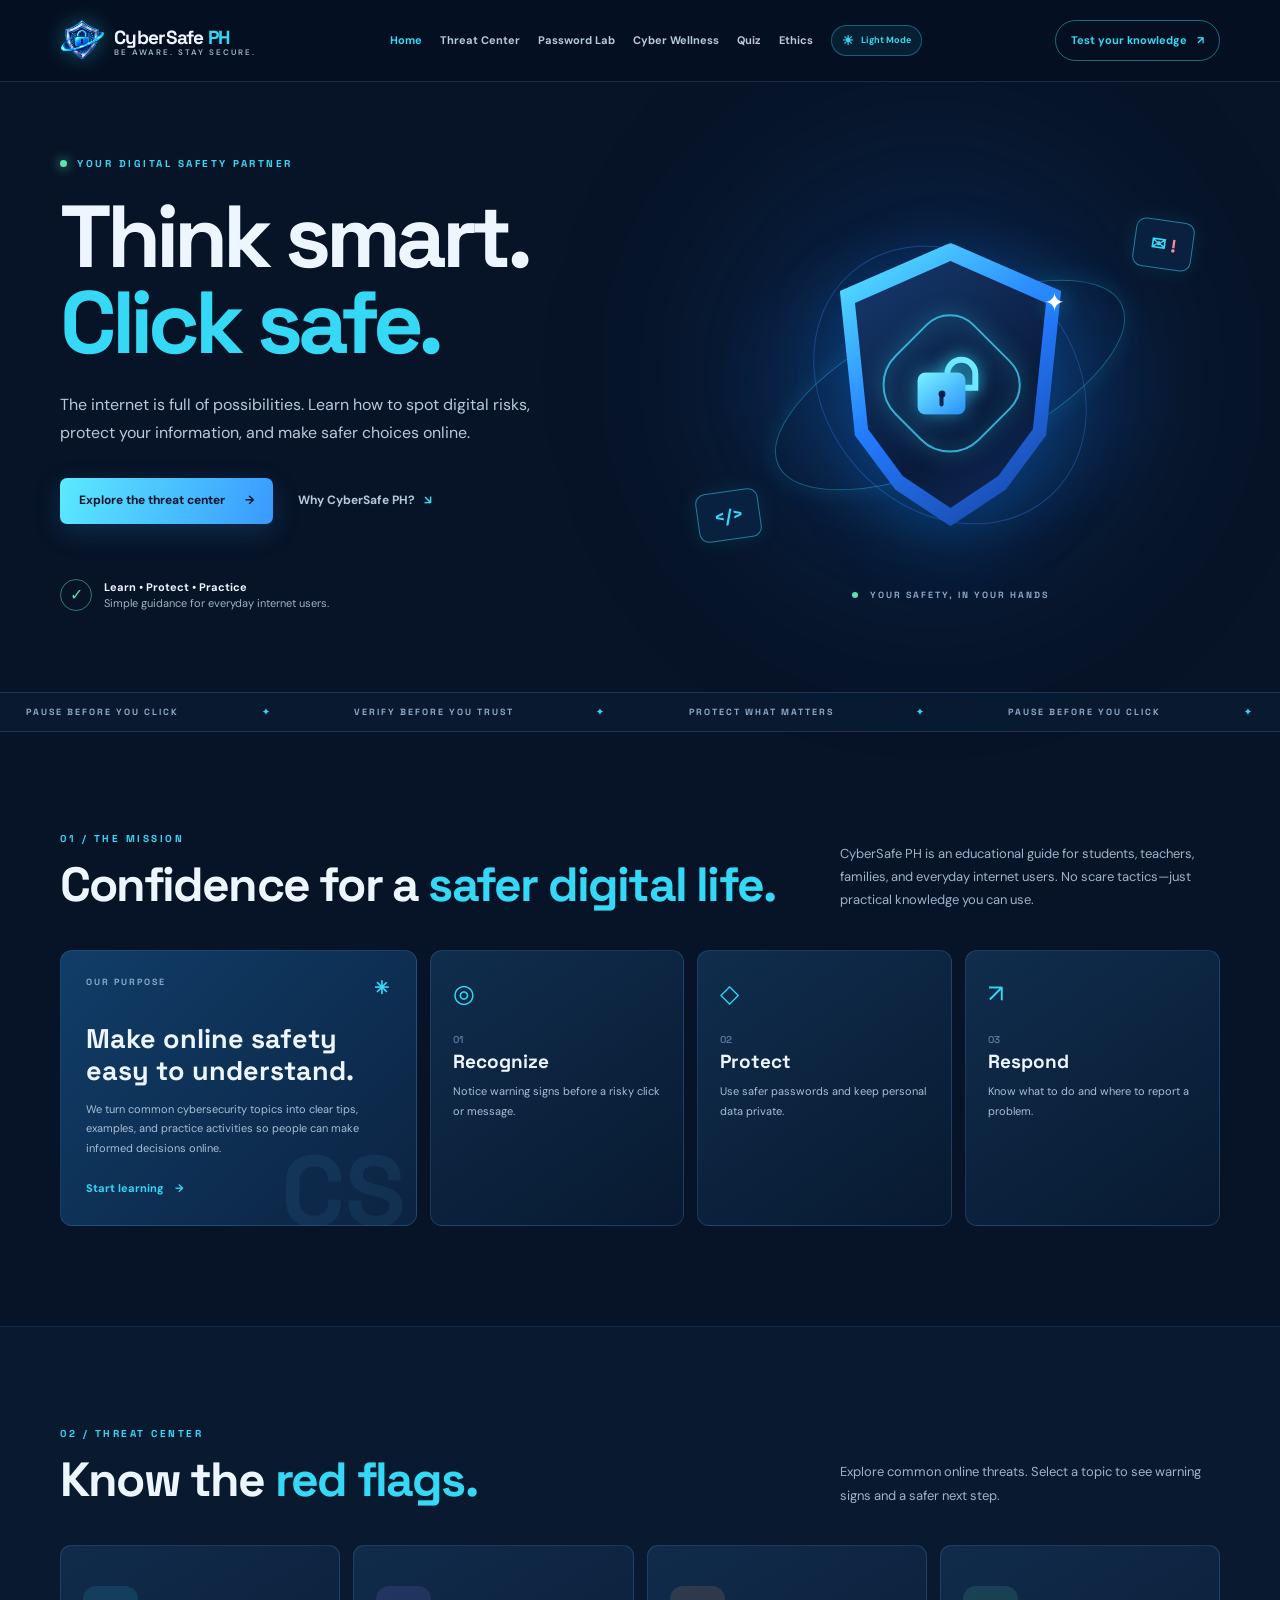
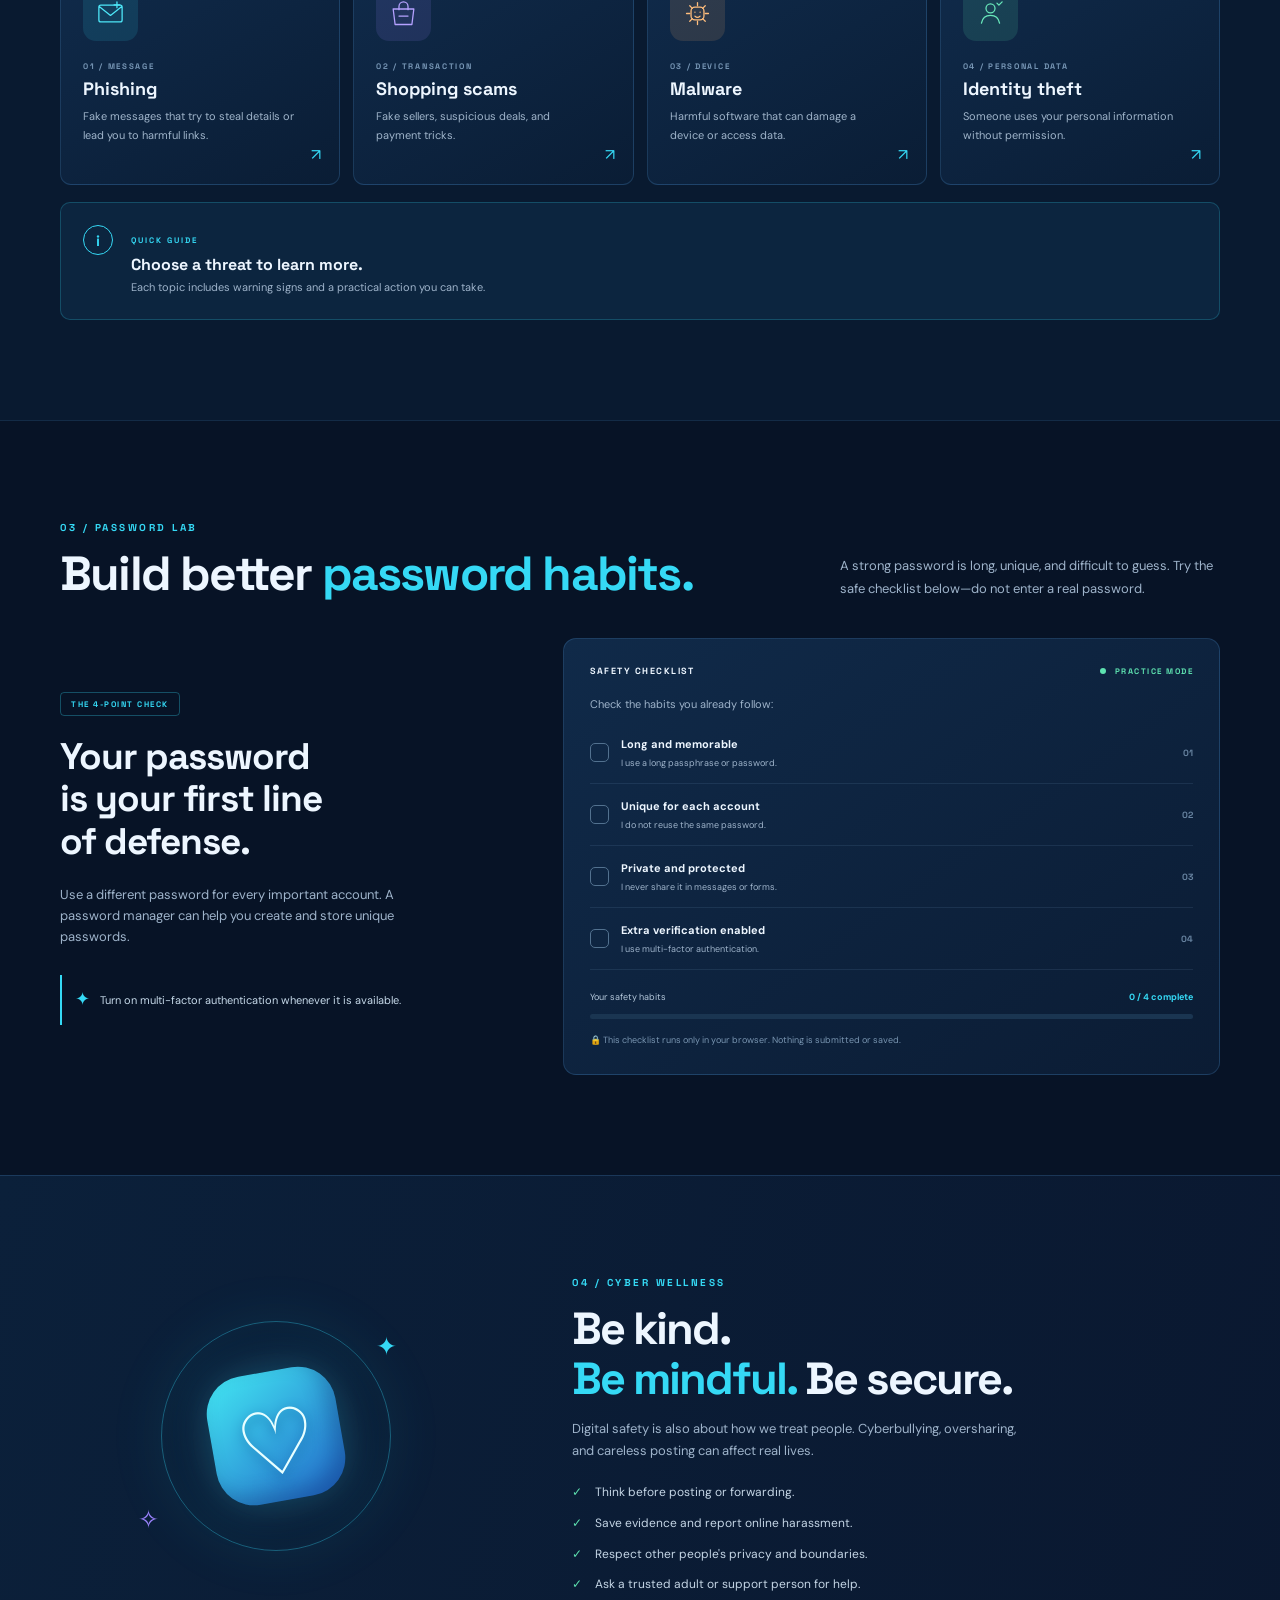
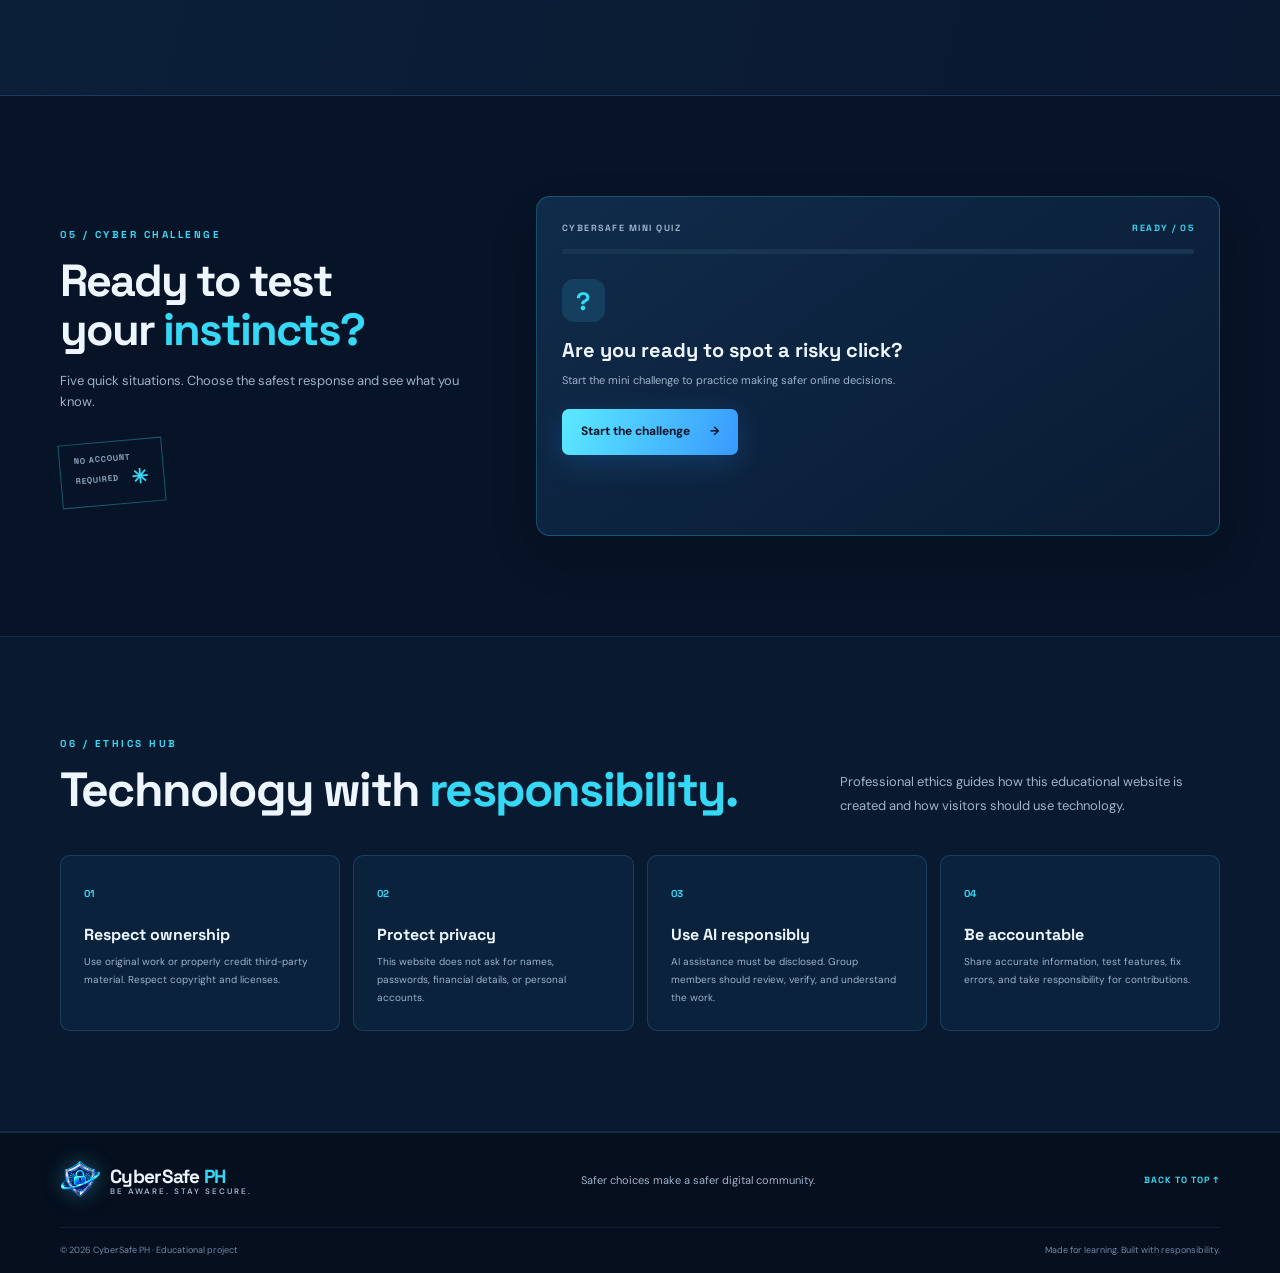
<file: index.html>
<!DOCTYPE html>
<html lang="en">

<head>
    <meta charset="UTF-8">
    <meta name="viewport" content="width=device-width, initial-scale=1.0">
    <meta name="description" content="CyberSafe PH - Online safety awareness website">
    <meta name="theme-color" content="#071326">

    <title>CyberSafe PH — Be Aware. Stay Secure.</title>

    <link rel="icon" type="image/png" href="/cybersafe-ph/assets/logo2.png?v=3">
    <link rel="shortcut icon" type="image/png" href="/cybersafe-ph/assets/logo2.png?v=3">

    <link rel="preconnect" href="https://fonts.googleapis.com">
    <link rel="preconnect" href="https://fonts.gstatic.com" crossorigin>

    <link
        href="https://fonts.googleapis.com/css2?family=DM+Sans:wght@400;500;600;700&family=Space+Grotesk:wght@500;600;700&display=swap"
        rel="stylesheet">

    <link rel="stylesheet" href="style.css">
    <script src="script.js" defer></script>
</head>

<body>

    <a class="skip-link" href="#main">Skip to content</a>

    <header class="site-header">
        <nav class="nav wrap" aria-label="Main navigation">

            <a class="brand" href="#home">
                <img src="logo2.png" alt="" width="44" height="44">
                <span>CyberSafe <b>PH</b>
                    <small>BE AWARE. STAY SECURE.</small>
                </span>
            </a>

            <button class="menu-toggle" id="menuToggle" aria-label="Open menu" aria-expanded="false"
                aria-controls="navLinks">
                <span></span><span></span><span></span>
            </button>

            <div class="nav-links" id="navLinks">
                <a href="#home" class="nav-link active">Home</a>
                <a href="#threats" class="nav-link">Threat Center</a>
                <a href="#password-lab" class="nav-link">Password Lab</a>
                <a href="#wellness" class="nav-link">Cyber Wellness</a>
                <a href="#challenge" class="nav-link">Quiz</a>
                <a href="#ethics" class="nav-link">Ethics</a>

                <!-- DARK / LIGHT MODE -->
                <button class="theme-toggle" id="themeToggle" type="button" aria-label="Switch to light mode"
                    title="Switch theme">
                    <span class="theme-icon" id="themeIcon">☀</span>
                    <span class="theme-text" id="themeText">Light Mode</span>
                </button>
            </div>

            <a class="nav-cta" href="#challenge">
                Test your knowledge <span>↗</span>
            </a>

        </nav>
    </header>

    <main id="main">

        <!-- HOME -->
        <section class="hero wrap" id="home">

            <div class="hero-copy">
                <div class="eyebrow">
                    <span class="pulse"></span>
                    YOUR DIGITAL SAFETY PARTNER
                </div>

                <h1>Think smart.<br><span>Click safe.</span></h1>

                <p class="hero-lead">
                    The internet is full of possibilities. Learn how to spot
                    digital risks, protect your information, and make safer
                    choices online.
                </p>

                <div class="hero-actions">
                    <a class="button button-primary" href="#threats">
                        Explore the threat center <span>→</span>
                    </a>

                    <a class="text-link" href="#about">
                        Why CyberSafe PH? <span>↘</span>
                    </a>
                </div>

                <div class="hero-proof">
                    <div class="proof-icon">✓</div>
                    <p>
                        <strong>Learn • Protect • Practice</strong><br>
                        <span>Simple guidance for everyday internet users.</span>
                    </p>
                </div>
            </div>

            <div class="hero-art" role="img" aria-label="Digital shield protecting a padlock">
                <div class="orbit orbit-one"></div>
                <div class="orbit orbit-two"></div>

                <div class="float-chip chip-mail">✉ <i>!</i></div>
                <div class="float-chip chip-code">&lt;/&gt;</div>

                <div class="shield-stage">
                    <div class="shield-back"></div>
                    <div class="shield-front">
                        <div class="shield-inner">
                            <span class="lock-shackle"></span>
                            <span class="lock-body"><i></i></span>
                        </div>
                    </div>
                    <div class="shield-spark">✦</div>
                </div>

                <div class="art-caption">
                    <span class="caption-dot"></span>
                    YOUR SAFETY, IN YOUR HANDS
                </div>
            </div>

        </section>

        <!-- REMINDER -->
        <section class="ticker">
            <div class="ticker-track">
                <span>PAUSE BEFORE YOU CLICK</span>
                <b>✦</b>
                <span>VERIFY BEFORE YOU TRUST</span>
                <b>✦</b>
                <span>PROTECT WHAT MATTERS</span>
                <b>✦</b>
                <span>PAUSE BEFORE YOU CLICK</span>
                <b>✦</b>
            </div>
        </section>

        <!-- ABOUT -->
        <section class="section wrap" id="about">

            <div class="section-heading">
                <div>
                    <div class="eyebrow">01 / THE MISSION</div>
                    <h2>Confidence for a <span>safer digital life.</span></h2>
                </div>

                <p>
                    CyberSafe PH is an educational guide for students,
                    teachers, families, and everyday internet users.
                    No scare tactics—just practical knowledge you can use.
                </p>
            </div>

            <div class="mission-grid">

                <article class="mission-card mission-main">
                    <div class="card-topline">
                        <span>OUR PURPOSE</span>
                        <span class="mini-star">✳</span>
                    </div>

                    <h3>Make online safety<br>easy to understand.</h3>

                    <p>
                        We turn common cybersecurity topics into clear tips,
                        examples, and practice activities so people can make
                        informed decisions online.
                    </p>

                    <a href="#threats" class="card-link">
                        Start learning <span>→</span>
                    </a>

                    <div class="mission-watermark">CS</div>
                </article>

                <article class="stat-card">
                    <div class="stat-symbol">◎</div>
                    <strong>01</strong>
                    <h3>Recognize</h3>
                    <p>Notice warning signs before a risky click or message.</p>
                </article>

                <article class="stat-card">
                    <div class="stat-symbol">◇</div>
                    <strong>02</strong>
                    <h3>Protect</h3>
                    <p>Use safer passwords and keep personal data private.</p>
                </article>

                <article class="stat-card">
                    <div class="stat-symbol">↗</div>
                    <strong>03</strong>
                    <h3>Respond</h3>
                    <p>Know what to do and where to report a problem.</p>
                </article>

            </div>
        </section>

        <!-- THREAT CENTER -->
        <section class="section section-dark" id="threats">
            <div class="wrap">

                <div class="section-heading">
                    <div>
                        <div class="eyebrow">02 / THREAT CENTER</div>
                        <h2>Know the <span>red flags.</span></h2>
                    </div>

                    <p>
                        Explore common online threats. Select a topic to see
                        warning signs and a safer next step.
                    </p>
                </div>

                <div class="threat-grid">

                    <button class="threat-card" data-threat="phishing">
                        <span class="icon-tile icon-cyan">
                            <svg viewBox="0 0 48 48" aria-hidden="true">
                                <path
                                    d="M7 13.5 24 27l17-13.5M9 11h30a3 3 0 0 1 3 3v20a3 3 0 0 1-3 3H9a3 3 0 0 1-3-3V14a3 3 0 0 1 3-3Z" />
                                <path d="M34 6v9m-4.5-4.5h9" />
                            </svg>
                        </span>
                        <span class="threat-number">01 / MESSAGE</span>
                        <strong>Phishing</strong>
                        <span class="threat-desc">Fake messages that try to steal details or lead you to harmful
                            links.</span>
                        <span class="card-arrow">↗</span>
                    </button>

                    <button class="threat-card" data-threat="shopping">
                        <span class="icon-tile icon-purple">
                            <svg viewBox="0 0 48 48" aria-hidden="true">
                                <path d="M8 17h32l-3 24H11L8 17Z" />
                                <path d="M17 18v-5a7 7 0 0 1 14 0v5M17 28h14" />
                            </svg>
                        </span>
                        <span class="threat-number">02 / TRANSACTION</span>
                        <strong>Shopping scams</strong>
                        <span class="threat-desc">Fake sellers, suspicious deals, and payment tricks.</span>
                        <span class="card-arrow">↗</span>
                    </button>

                    <button class="threat-card" data-threat="malware">
                        <span class="icon-tile icon-orange">
                            <svg viewBox="0 0 48 48" aria-hidden="true">
                                <path d="M24 7v5m0 24v5M7 24h5m24 0h5M12 12l4 4m16 16 4 4m0-24-4 4m-16 16-4 4" />
                                <rect x="14" y="14" width="20" height="20" rx="6" />
                                <path d="M20 22h.1M28 22h.1M20 28q4 4 8 0" />
                            </svg>
                        </span>
                        <span class="threat-number">03 / DEVICE</span>
                        <strong>Malware</strong>
                        <span class="threat-desc">Harmful software that can damage a device or access data.</span>
                        <span class="card-arrow">↗</span>
                    </button>

                    <button class="threat-card" data-threat="identity">
                        <span class="icon-tile icon-green">
                            <svg viewBox="0 0 48 48" aria-hidden="true">
                                <circle cx="24" cy="16" r="7" />
                                <path d="M10 39c1.5-8 6-12 14-12s12.5 4 14 12M34 8l3 3 5-5" />
                            </svg>
                        </span>
                        <span class="threat-number">04 / PERSONAL DATA</span>
                        <strong>Identity theft</strong>
                        <span class="threat-desc">Someone uses your personal information without permission.</span>
                        <span class="card-arrow">↗</span>
                    </button>

                </div>

                <div class="threat-detail" id="threatDetail" aria-live="polite">
                    <div class="detail-mark">i</div>
                    <div>
                        <span class="detail-label">QUICK GUIDE</span>
                        <h3>Choose a threat to learn more.</h3>
                        <p>Each topic includes warning signs and a practical action you can take.</p>
                    </div>
                </div>

            </div>
        </section>

        <!-- PASSWORD LAB -->
        <section class="section wrap" id="password-lab">

            <div class="section-heading">
                <div>
                    <div class="eyebrow">03 / PASSWORD LAB</div>
                    <h2>Build better <span>password habits.</span></h2>
                </div>

                <p>
                    A strong password is long, unique, and difficult to guess.
                    Try the safe checklist below—do not enter a real password.
                </p>
            </div>

            <div class="lab-layout">

                <div class="lab-copy">
                    <div class="lab-badge">THE 4-POINT CHECK</div>
                    <h3>Your password<br>is your first line<br>of defense.</h3>

                    <p>
                        Use a different password for every important account.
                        A password manager can help you create and store
                        unique passwords.
                    </p>

                    <div class="lab-note">
                        <span>✦</span>
                        Turn on multi-factor authentication whenever it is available.
                    </div>
                </div>

                <div class="check-panel">

                    <div class="panel-head">
                        <span>SAFETY CHECKLIST</span>
                        <span class="live-label"><i></i> PRACTICE MODE</span>
                    </div>

                    <p class="panel-intro">Check the habits you already follow:</p>

                    <label class="check-row">
                        <input type="checkbox">
                        <span class="custom-check"></span>
                        <span><b>Long and memorable</b><small>I use a long passphrase or password.</small></span>
                        <em>01</em>
                    </label>

                    <label class="check-row">
                        <input type="checkbox">
                        <span class="custom-check"></span>
                        <span><b>Unique for each account</b><small>I do not reuse the same password.</small></span>
                        <em>02</em>
                    </label>

                    <label class="check-row">
                        <input type="checkbox">
                        <span class="custom-check"></span>
                        <span><b>Private and protected</b><small>I never share it in messages or forms.</small></span>
                        <em>03</em>
                    </label>

                    <label class="check-row">
                        <input type="checkbox">
                        <span class="custom-check"></span>
                        <span><b>Extra verification enabled</b><small>I use multi-factor authentication.</small></span>
                        <em>04</em>
                    </label>

                    <div class="progress-wrap">
                        <div class="progress-meta">
                            <span>Your safety habits</span>
                            <strong id="checkCount">0 / 4 complete</strong>
                        </div>
                        <div class="progress-track">
                            <div class="progress-fill" id="checkProgress"></div>
                        </div>
                    </div>

                    <p class="privacy-note">
                        🔒 This checklist runs only in your browser. Nothing is submitted or saved.
                    </p>

                </div>
            </div>
        </section>

        <!-- CYBER WELLNESS -->
        <section class="section wellness-section" id="wellness">
            <div class="wrap wellness-grid">

                <div class="wellness-art" aria-hidden="true">
                    <div class="wellness-orbit"></div>
                    <div class="wellness-heart">♡</div>
                    <div class="wellness-spark s1">✦</div>
                    <div class="wellness-spark s2">✧</div>
                </div>

                <div class="wellness-copy">
                    <div class="eyebrow">04 / CYBER WELLNESS</div>
                    <h2>Be kind.<br><span>Be mindful.</span> Be secure.</h2>

                    <p>
                        Digital safety is also about how we treat people.
                        Cyberbullying, oversharing, and careless posting can
                        affect real lives.
                    </p>

                    <ul class="wellness-list">
                        <li><span>✓</span> Think before posting or forwarding.</li>
                        <li><span>✓</span> Save evidence and report online harassment.</li>
                        <li><span>✓</span> Respect other people's privacy and boundaries.</li>
                        <li><span>✓</span> Ask a trusted adult or support person for help.</li>
                    </ul>
                </div>

            </div>
        </section>

        <!-- QUIZ -->
        <section class="section wrap quiz-section" id="challenge">

            <div class="quiz-intro">
                <div class="eyebrow">05 / CYBER CHALLENGE</div>
                <h2>Ready to test<br>your <span>instincts?</span></h2>
                <p>Five quick situations. Choose the safest response and see what you know.</p>
                <div class="quiz-stamp">NO ACCOUNT<br>REQUIRED <b>✳</b></div>
            </div>

            <div class="quiz-card" id="quizCard">

                <div class="quiz-top">
                    <span>CYBERSAFE MINI QUIZ</span>
                    <span id="quizProgress">READY / 05</span>
                </div>

                <div class="quiz-progress">
                    <div id="quizBar"></div>
                </div>

                <div id="quizContent">
                    <div class="quiz-symbol">?</div>
                    <h3>Are you ready to spot a risky click?</h3>
                    <p>Start the mini challenge to practice making safer online decisions.</p>
                    <button class="button button-primary" id="startQuiz">
                        Start the challenge <span>→</span>
                    </button>
                </div>

                <div class="quiz-feedback" id="quizFeedback" aria-live="polite"></div>
            </div>
        </section>

        <!-- PROFESSIONAL ETHICS -->
        <section class="section section-dark" id="ethics">
            <div class="wrap">

                <div class="section-heading">
                    <div>
                        <div class="eyebrow">06 / ETHICS HUB</div>
                        <h2>Technology with <span>responsibility.</span></h2>
                    </div>

                    <p>
                        Professional ethics guides how this educational website
                        is created and how visitors should use technology.
                    </p>
                </div>

                <div class="ethics-grid">

                    <article>
                        <span>01</span>
                        <h3>Respect ownership</h3>
                        <p>Use original work or properly credit third-party material. Respect copyright and licenses.
                        </p>
                    </article>

                    <article>
                        <span>02</span>
                        <h3>Protect privacy</h3>
                        <p>This website does not ask for names, passwords, financial details, or personal accounts.</p>
                    </article>

                    <article>
                        <span>03</span>
                        <h3>Use AI responsibly</h3>
                        <p>AI assistance must be disclosed. Group members should review, verify, and understand the
                            work.</p>
                    </article>

                    <article>
                        <span>04</span>
                        <h3>Be accountable</h3>
                        <p>Share accurate information, test features, fix errors, and take responsibility for
                            contributions.</p>
                    </article>

                </div>
            </div>
        </section>

    </main>

    <!-- FOOTER -->
    <footer class="footer">
        <div class="wrap footer-main">

            <a class="brand" href="#home">
                <img src="logo2.png" alt="" width="40" height="40">
                <span>CyberSafe <b>PH</b>
                    <small>BE AWARE. STAY SECURE.</small>
                </span>
            </a>

            <p>Safer choices make a safer digital community.</p>

            <a href="#home" class="back-top">BACK TO TOP ↑</a>
        </div>

        <div class="wrap footer-bottom">
            <span>© 2026 CyberSafe PH · Educational project</span>
            <span>Made for learning. Built with responsibility.</span>
        </div>
    </footer>
    <!-- CYBERSAFE PH WELCOME GIRL -->
    <div class="welcome-character" id="welcomeCharacter">

        <div class="welcome-bubble">
            <span class="welcome-hello">Hello! 👋</span>

            <strong>
                Welcome to<br>
                CyberSafe PH!
            </strong>

            <small>Let's stay safe online! 💙</small>
        </div>

        <video class="welcome-person-video" autoplay muted playsinline loop preload="auto">
            <source src="assets/girlwaving.webm" type="video/webm">
        </video>

    </div>
    <!-- END WELCOME GIRL -->
</body>

</html>
</file>
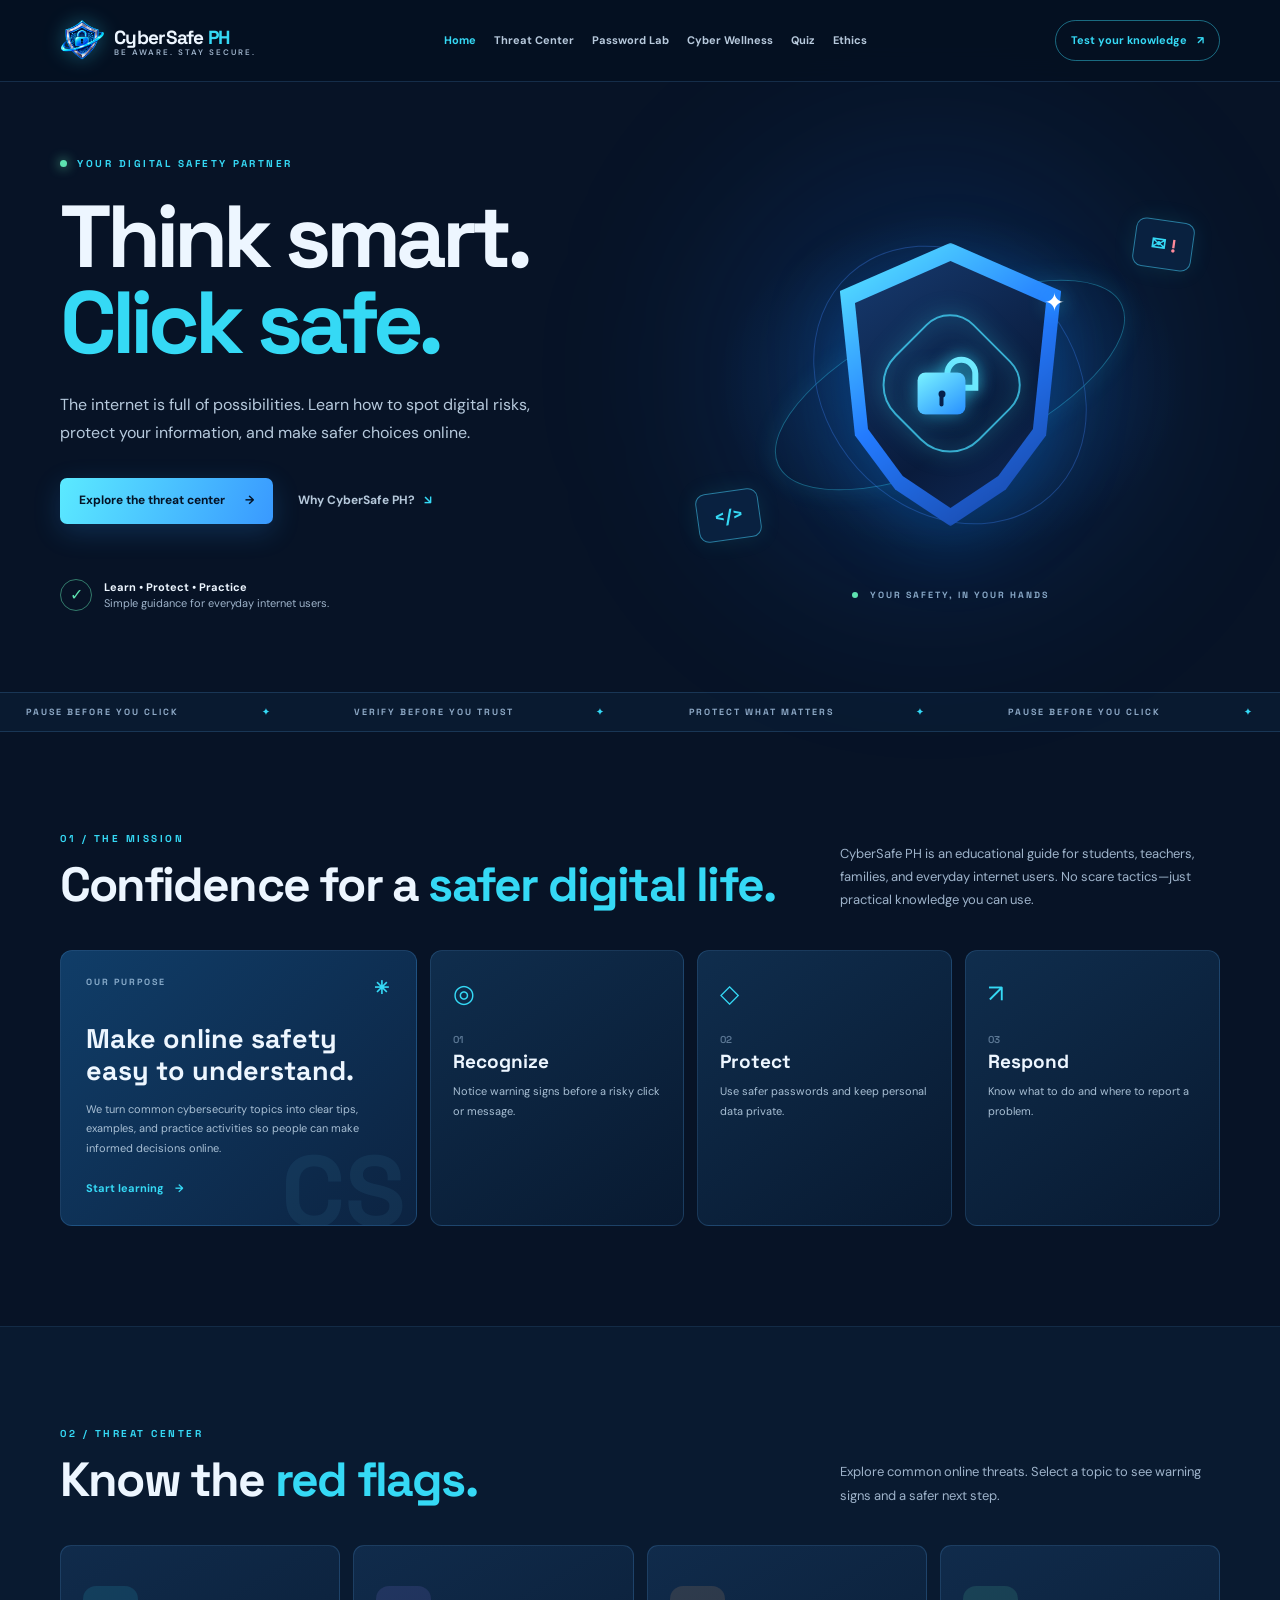
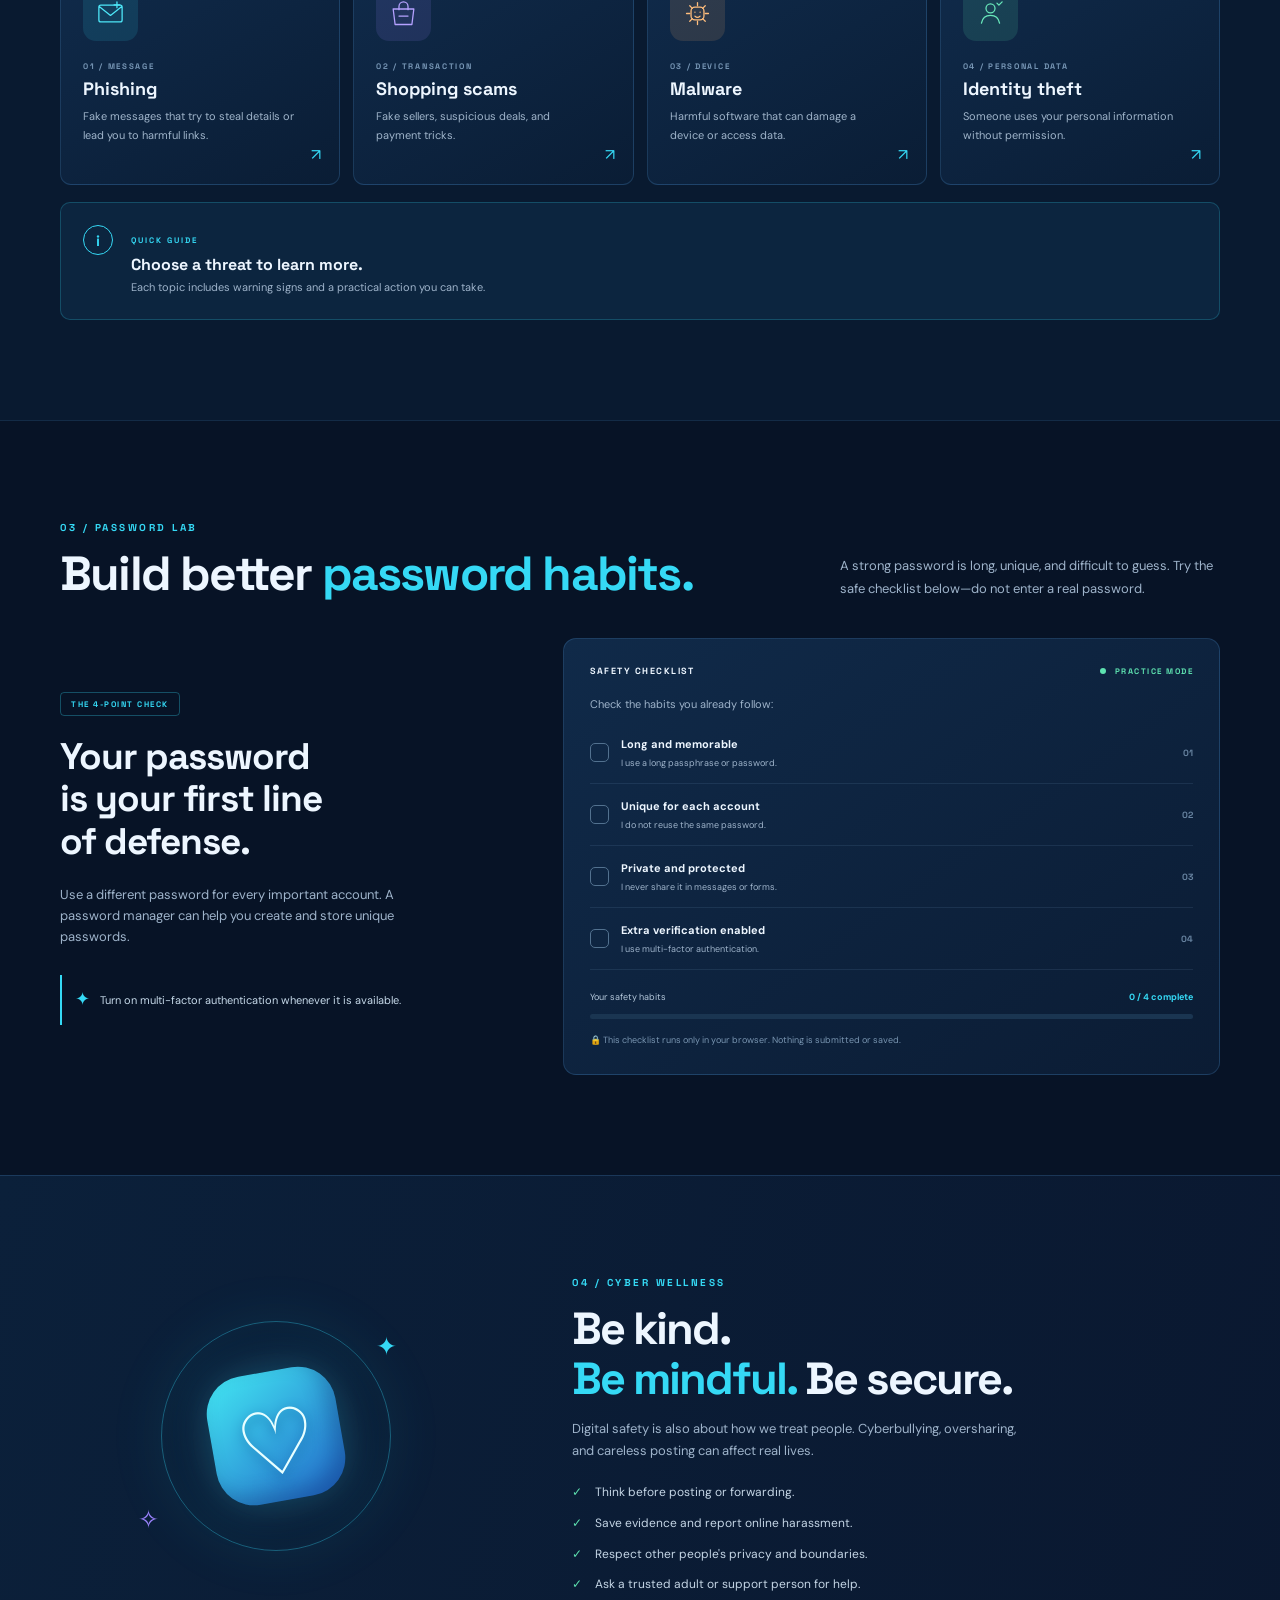
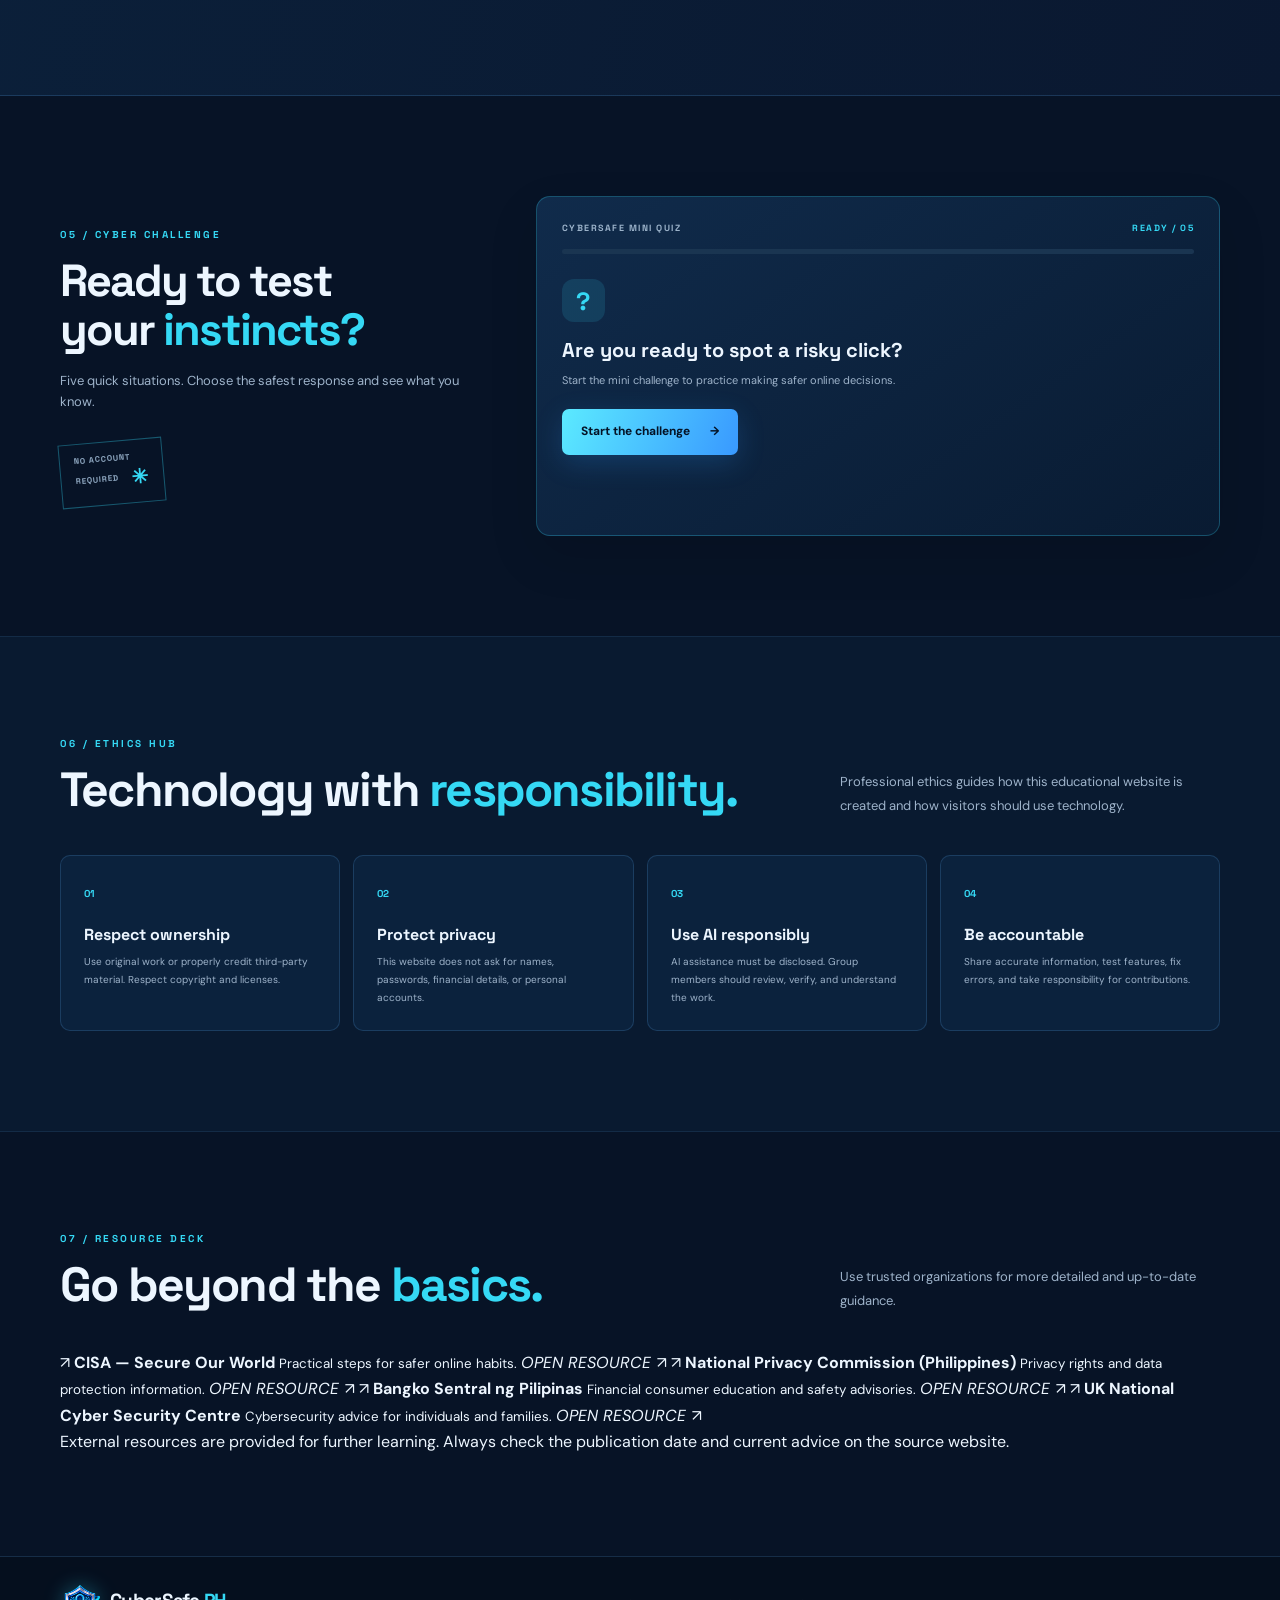
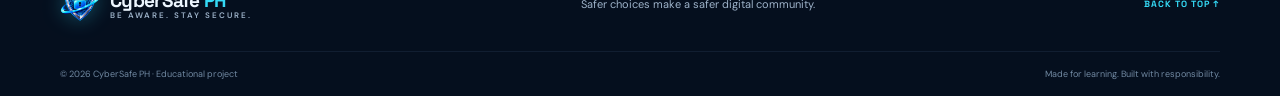
<file: main.html>
<!DOCTYPE html>
<html lang="en">

<head>
    <meta charset="UTF-8">
    <meta name="viewport" content="width=device-width, initial-scale=1.0">
    <meta name="description" content="CyberSafe PH - Online safety awareness website">
    <meta name="theme-color" content="#071326">

    <title>CyberSafe PH — Be Aware. Stay Secure.</title>
    <meta name="viewport" content="width=device-width, initial-scale=1.0">

    <link rel="icon" type="image/svg+xml" href="assets/logo2.png">

    <link rel="preconnect" href="https://fonts.googleapis.com">
    <link rel="preconnect" href="https://fonts.gstatic.com" crossorigin>

    <link
        href="https://fonts.googleapis.com/css2?family=DM+Sans:wght@400;500;600;700&family=Space+Grotesk:wght@500;600;700&display=swap"
        rel="stylesheet">

    <link rel="stylesheet" href="style.css">
    <script src="script.js" defer></script>
</head>

<body>

    <a class="skip-link" href="#main">Skip to content</a>

    <header class="site-header">
        <nav class="nav wrap" aria-label="Main navigation">

            <a class="brand" href="#home">
                <img src="logo2.png" alt="" width="44" height="44">
                <span>CyberSafe <b>PH</b>
                    <small>BE AWARE. STAY SECURE.</small>
                </span>
            </a>

            <button class="menu-toggle" id="menuToggle" aria-label="Open menu" aria-expanded="false"
                aria-controls="navLinks">
                <span></span><span></span><span></span>
            </button>

            <div class="nav-links" id="navLinks">
                <a href="#home" class="nav-link active">Home</a>
                <a href="#threats" class="nav-link">Threat Center</a>
                <a href="#password-lab" class="nav-link">Password Lab</a>
                <a href="#wellness" class="nav-link">Cyber Wellness</a>
                <a href="#challenge" class="nav-link">Quiz</a>
                <a href="#ethics" class="nav-link">Ethics</a>
            </div>

            <a class="nav-cta" href="#challenge">
                Test your knowledge <span>↗</span>
            </a>

        </nav>
    </header>

    <main id="main">

        <!-- HOME -->
        <section class="hero wrap" id="home">

            <div class="hero-copy">
                <div class="eyebrow">
                    <span class="pulse"></span>
                    YOUR DIGITAL SAFETY PARTNER
                </div>

                <h1>Think smart.<br><span>Click safe.</span></h1>

                <p class="hero-lead">
                    The internet is full of possibilities. Learn how to spot
                    digital risks, protect your information, and make safer
                    choices online.
                </p>

                <div class="hero-actions">
                    <a class="button button-primary" href="#threats">
                        Explore the threat center <span>→</span>
                    </a>

                    <a class="text-link" href="#about">
                        Why CyberSafe PH? <span>↘</span>
                    </a>
                </div>

                <div class="hero-proof">
                    <div class="proof-icon">✓</div>
                    <p>
                        <strong>Learn • Protect • Practice</strong><br>
                        <span>Simple guidance for everyday internet users.</span>
                    </p>
                </div>
            </div>

            <div class="hero-art" role="img" aria-label="Digital shield protecting a padlock">

                <div class="orbit orbit-one"></div>
                <div class="orbit orbit-two"></div>

                <div class="float-chip chip-mail">✉ <i>!</i></div>
                <div class="float-chip chip-code">&lt;/&gt;</div>

                <div class="shield-stage">
                    <div class="shield-back"></div>

                    <div class="shield-front">
                        <div class="shield-inner">
                            <span class="lock-shackle"></span>
                            <span class="lock-body"><i></i></span>
                        </div>
                    </div>

                    <div class="shield-spark">✦</div>
                </div>

                <div class="art-caption">
                    <span class="caption-dot"></span>
                    YOUR SAFETY, IN YOUR HANDS
                </div>
            </div>

        </section>

        <!-- REMINDER -->
        <section class="ticker">
            <div class="ticker-track">
                <span>PAUSE BEFORE YOU CLICK</span>
                <b>✦</b>
                <span>VERIFY BEFORE YOU TRUST</span>
                <b>✦</b>
                <span>PROTECT WHAT MATTERS</span>
                <b>✦</b>
                <span>PAUSE BEFORE YOU CLICK</span>
                <b>✦</b>
            </div>
        </section>

        <!-- ABOUT -->
        <section class="section wrap" id="about">

            <div class="section-heading">
                <div>
                    <div class="eyebrow">01 / THE MISSION</div>
                    <h2>Confidence for a <span>safer digital life.</span></h2>
                </div>

                <p>
                    CyberSafe PH is an educational guide for students,
                    teachers, families, and everyday internet users.
                    No scare tactics—just practical knowledge you can use.
                </p>
            </div>

            <div class="mission-grid">

                <article class="mission-card mission-main">
                    <div class="card-topline">
                        <span>OUR PURPOSE</span>
                        <span class="mini-star">✳</span>
                    </div>

                    <h3>Make online safety<br>easy to understand.</h3>

                    <p>
                        We turn common cybersecurity topics into clear tips,
                        examples, and practice activities so people can make
                        informed decisions online.
                    </p>

                    <a href="#threats" class="card-link">
                        Start learning <span>→</span>
                    </a>

                    <div class="mission-watermark">CS</div>
                </article>

                <article class="stat-card">
                    <div class="stat-symbol">◎</div>
                    <strong>01</strong>
                    <h3>Recognize</h3>
                    <p>Notice warning signs before a risky click or message.</p>
                </article>

                <article class="stat-card">
                    <div class="stat-symbol">◇</div>
                    <strong>02</strong>
                    <h3>Protect</h3>
                    <p>Use safer passwords and keep personal data private.</p>
                </article>

                <article class="stat-card">
                    <div class="stat-symbol">↗</div>
                    <strong>03</strong>
                    <h3>Respond</h3>
                    <p>Know what to do and where to report a problem.</p>
                </article>

            </div>
        </section>

        <!-- THREAT CENTER -->
        <section class="section section-dark" id="threats">
            <div class="wrap">

                <div class="section-heading">
                    <div>
                        <div class="eyebrow">02 / THREAT CENTER</div>
                        <h2>Know the <span>red flags.</span></h2>
                    </div>

                    <p>
                        Explore common online threats. Select a topic to see
                        warning signs and a safer next step.
                    </p>
                </div>

                <div class="threat-grid">

                    <button class="threat-card" data-threat="phishing">
                        <span class="icon-tile icon-cyan">
                            <svg viewBox="0 0 48 48" aria-hidden="true">
                                <path
                                    d="M7 13.5 24 27l17-13.5M9 11h30a3 3 0 0 1 3 3v20a3 3 0 0 1-3 3H9a3 3 0 0 1-3-3V14a3 3 0 0 1 3-3Z" />
                                <path d="M34 6v9m-4.5-4.5h9" />
                            </svg>
                        </span>
                        <span class="threat-number">01 / MESSAGE</span>
                        <strong>Phishing</strong>
                        <span class="threat-desc">Fake messages that try to steal details or lead you to harmful
                            links.</span>
                        <span class="card-arrow">↗</span>
                    </button>

                    <button class="threat-card" data-threat="shopping">
                        <span class="icon-tile icon-purple">
                            <svg viewBox="0 0 48 48" aria-hidden="true">
                                <path d="M8 17h32l-3 24H11L8 17Z" />
                                <path d="M17 18v-5a7 7 0 0 1 14 0v5M17 28h14" />
                            </svg>
                        </span>
                        <span class="threat-number">02 / TRANSACTION</span>
                        <strong>Shopping scams</strong>
                        <span class="threat-desc">Fake sellers, suspicious deals, and payment tricks.</span>
                        <span class="card-arrow">↗</span>
                    </button>

                    <button class="threat-card" data-threat="malware">
                        <span class="icon-tile icon-orange">
                            <svg viewBox="0 0 48 48" aria-hidden="true">
                                <path d="M24 7v5m0 24v5M7 24h5m24 0h5M12 12l4 4m16 16 4 4m0-24-4 4m-16 16-4 4" />
                                <rect x="14" y="14" width="20" height="20" rx="6" />
                                <path d="M20 22h.1M28 22h.1M20 28q4 4 8 0" />
                            </svg>
                        </span>
                        <span class="threat-number">03 / DEVICE</span>
                        <strong>Malware</strong>
                        <span class="threat-desc">Harmful software that can damage a device or access data.</span>
                        <span class="card-arrow">↗</span>
                    </button>

                    <button class="threat-card" data-threat="identity">
                        <span class="icon-tile icon-green">
                            <svg viewBox="0 0 48 48" aria-hidden="true">
                                <circle cx="24" cy="16" r="7" />
                                <path d="M10 39c1.5-8 6-12 14-12s12.5 4 14 12M34 8l3 3 5-5" />
                            </svg>
                        </span>
                        <span class="threat-number">04 / PERSONAL DATA</span>
                        <strong>Identity theft</strong>
                        <span class="threat-desc">Someone uses your personal information without permission.</span>
                        <span class="card-arrow">↗</span>
                    </button>

                </div>

                <div class="threat-detail" id="threatDetail" aria-live="polite">
                    <div class="detail-mark">i</div>
                    <div>
                        <span class="detail-label">QUICK GUIDE</span>
                        <h3>Choose a threat to learn more.</h3>
                        <p>Each topic includes warning signs and a practical action you can take.</p>
                    </div>
                </div>

            </div>
        </section>

        <!-- PASSWORD LAB -->
        <section class="section wrap" id="password-lab">

            <div class="section-heading">
                <div>
                    <div class="eyebrow">03 / PASSWORD LAB</div>
                    <h2>Build better <span>password habits.</span></h2>
                </div>

                <p>
                    A strong password is long, unique, and difficult to guess.
                    Try the safe checklist below—do not enter a real password.
                </p>
            </div>

            <div class="lab-layout">

                <div class="lab-copy">
                    <div class="lab-badge">THE 4-POINT CHECK</div>
                    <h3>Your password<br>is your first line<br>of defense.</h3>

                    <p>
                        Use a different password for every important account.
                        A password manager can help you create and store
                        unique passwords.
                    </p>

                    <div class="lab-note">
                        <span>✦</span>
                        Turn on multi-factor authentication whenever it is available.
                    </div>
                </div>

                <div class="check-panel">

                    <div class="panel-head">
                        <span>SAFETY CHECKLIST</span>
                        <span class="live-label"><i></i> PRACTICE MODE</span>
                    </div>

                    <p class="panel-intro">Check the habits you already follow:</p>

                    <label class="check-row">
                        <input type="checkbox">
                        <span class="custom-check"></span>
                        <span><b>Long and memorable</b><small>I use a long passphrase or password.</small></span>
                        <em>01</em>
                    </label>

                    <label class="check-row">
                        <input type="checkbox">
                        <span class="custom-check"></span>
                        <span><b>Unique for each account</b><small>I do not reuse the same password.</small></span>
                        <em>02</em>
                    </label>

                    <label class="check-row">
                        <input type="checkbox">
                        <span class="custom-check"></span>
                        <span><b>Private and protected</b><small>I never share it in messages or forms.</small></span>
                        <em>03</em>
                    </label>

                    <label class="check-row">
                        <input type="checkbox">
                        <span class="custom-check"></span>
                        <span><b>Extra verification enabled</b><small>I use multi-factor authentication.</small></span>
                        <em>04</em>
                    </label>

                    <div class="progress-wrap">
                        <div class="progress-meta">
                            <span>Your safety habits</span>
                            <strong id="checkCount">0 / 4 complete</strong>
                        </div>
                        <div class="progress-track">
                            <div class="progress-fill" id="checkProgress"></div>
                        </div>
                    </div>

                    <p class="privacy-note">
                        🔒 This checklist runs only in your browser. Nothing is submitted or saved.
                    </p>

                </div>
            </div>
        </section>

        <!-- CYBER WELLNESS -->
        <section class="section wellness-section" id="wellness">
            <div class="wrap wellness-grid">

                <div class="wellness-art" aria-hidden="true">
                    <div class="wellness-orbit"></div>
                    <div class="wellness-heart">♡</div>
                    <div class="wellness-spark s1">✦</div>
                    <div class="wellness-spark s2">✧</div>
                </div>

                <div class="wellness-copy">
                    <div class="eyebrow">04 / CYBER WELLNESS</div>
                    <h2>Be kind.<br><span>Be mindful.</span> Be secure.</h2>

                    <p>
                        Digital safety is also about how we treat people.
                        Cyberbullying, oversharing, and careless posting can
                        affect real lives.
                    </p>

                    <ul class="wellness-list">
                        <li><span>✓</span> Think before posting or forwarding.</li>
                        <li><span>✓</span> Save evidence and report online harassment.</li>
                        <li><span>✓</span> Respect other people's privacy and boundaries.</li>
                        <li><span>✓</span> Ask a trusted adult or support person for help.</li>
                    </ul>
                </div>

            </div>
        </section>

        <!-- QUIZ -->
        <section class="section wrap quiz-section" id="challenge">

            <div class="quiz-intro">
                <div class="eyebrow">05 / CYBER CHALLENGE</div>
                <h2>Ready to test<br>your <span>instincts?</span></h2>
                <p>Five quick situations. Choose the safest response and see what you know.</p>
                <div class="quiz-stamp">NO ACCOUNT<br>REQUIRED <b>✳</b></div>
            </div>

            <div class="quiz-card" id="quizCard">

                <div class="quiz-top">
                    <span>CYBERSAFE MINI QUIZ</span>
                    <span id="quizProgress">READY / 05</span>
                </div>

                <div class="quiz-progress">
                    <div id="quizBar"></div>
                </div>

                <div id="quizContent">
                    <div class="quiz-symbol">?</div>
                    <h3>Are you ready to spot a risky click?</h3>
                    <p>Start the mini challenge to practice making safer online decisions.</p>
                    <button class="button button-primary" id="startQuiz">
                        Start the challenge <span>→</span>
                    </button>
                </div>

                <div class="quiz-feedback" id="quizFeedback" aria-live="polite"></div>
            </div>
        </section>

        <!-- PROFESSIONAL ETHICS -->
        <section class="section section-dark" id="ethics">
            <div class="wrap">

                <div class="section-heading">
                    <div>
                        <div class="eyebrow">06 / ETHICS HUB</div>
                        <h2>Technology with <span>responsibility.</span></h2>
                    </div>

                    <p>
                        Professional ethics guides how this educational website
                        is created and how visitors should use technology.
                    </p>
                </div>

                <div class="ethics-grid">

                    <article>
                        <span>01</span>
                        <h3>Respect ownership</h3>
                        <p>Use original work or properly credit third-party material. Respect copyright and licenses.
                        </p>
                    </article>

                    <article>
                        <span>02</span>
                        <h3>Protect privacy</h3>
                        <p>This website does not ask for names, passwords, financial details, or personal accounts.</p>
                    </article>

                    <article>
                        <span>03</span>
                        <h3>Use AI responsibly</h3>
                        <p>AI assistance must be disclosed. Group members should review, verify, and understand the
                            work.</p>
                    </article>

                    <article>
                        <span>04</span>
                        <h3>Be accountable</h3>
                        <p>Share accurate information, test features, fix errors, and take responsibility for
                            contributions.</p>
                    </article>

                </div>
            </div>
        </section>

        <!-- REFERENCES -->
        <section class="section wrap resources-section" id="resources">

            <div class="section-heading">
                <div>
                    <div class="eyebrow">07 / RESOURCE DECK</div>
                    <h2>Go beyond the <span>basics.</span></h2>
                </div>

                <p>Use trusted organizations for more detailed and up-to-date guidance.</p>
            </div>

            <div class="resource-list">

                <a href="https://www.cisa.gov/secure-our-world" target="_blank" rel="noopener noreferrer">
                    <span class="resource-icon">↗</span>
                    <span>
                        <b>CISA — Secure Our World</b>
                        <small>Practical steps for safer online habits.</small>
                    </span>
                    <em>OPEN RESOURCE ↗</em>
                </a>

                <a href="https://privacy.gov.ph/" target="_blank" rel="noopener noreferrer">
                    <span class="resource-icon">↗</span>
                    <span>
                        <b>National Privacy Commission (Philippines)</b>
                        <small>Privacy rights and data protection information.</small>
                    </span>
                    <em>OPEN RESOURCE ↗</em>
                </a>

                <a href="https://www.bsp.gov.ph/" target="_blank" rel="noopener noreferrer">
                    <span class="resource-icon">↗</span>
                    <span>
                        <b>Bangko Sentral ng Pilipinas</b>
                        <small>Financial consumer education and safety advisories.</small>
                    </span>
                    <em>OPEN RESOURCE ↗</em>
                </a>

                <a href="https://www.ncsc.gov.uk/section/information-for/individuals-families" target="_blank"
                    rel="noopener noreferrer">
                    <span class="resource-icon">↗</span>
                    <span>
                        <b>UK National Cyber Security Centre</b>
                        <small>Cybersecurity advice for individuals and families.</small>
                    </span>
                    <em>OPEN RESOURCE ↗</em>
                </a>

            </div>

            <p class="source-note">
                External resources are provided for further learning.
                Always check the publication date and current advice on the source website.
            </p>

        </section>

    </main>

    <!-- FOOTER -->
    <footer class="footer">
        <div class="wrap footer-main">

            <a class="brand" href="#home">
                <img src="assets/logo2.png" alt="" width="40" height="40">
                <span>CyberSafe <b>PH</b>
                    <small>BE AWARE. STAY SECURE.</small>
                </span>
            </a>

            <p>Safer choices make a safer digital community.</p>

            <a href="#home" class="back-top">BACK TO TOP ↑</a>
        </div>

        <div class="wrap footer-bottom">
            <span>© 2026 CyberSafe PH · Educational project</span>
            <span>Made for learning. Built with responsibility.</span>
        </div>
    </footer>

</body>

</html>
</file>
<file: style.css>
/* ==========================================
   CYBERSAFE PH
   MAIN CSS VARIABLES
   Defines the website's colors and fonts.
========================================== */

:root {
  --bg: #071326;
  --panel: #0d2340;
  --line: rgba(100,181,255,.18);
  --text: #edf6ff;
  --muted: #9eb3ca;
  --cyan: #35d9f5;
  --blue: #328bff;
  --purple: #9c83ff;
  --green: #5ee2b0;
  --orange: #ffb36b;
  --font: 'DM Sans', Arial, sans-serif;
  --display: 'Space Grotesk', Arial, sans-serif;
}

/* GLOBAL RESET
   Removes default browser spacing and uses border-box sizing. */

* {
  box-sizing: border-box;
  margin: 0;
  padding: 0;
}

/* Smooth scrolling and space for the sticky navigation. */

html {
  scroll-behavior: smooth;
  scroll-padding-top: 90px;
}

/* Main website body styles. */

body {
  background: var(--bg);
  color: var(--text);
  font-family: var(--font);
  line-height: 1.65;
  overflow-x: hidden;
}

/* Default link appearance. */

a {
  color: inherit;
  text-decoration: none;
}

/* Uses the website's font for buttons and inputs. */

button, input {
  font: inherit;
}

button {
  color: inherit;
}

/* Reusable centered container for website content. */

.wrap {
  width: min(1160px, calc(100% - 48px));
  margin-inline: auto;
}

/* ==========================================
   HEADER AND NAVIGATION
   Contains the logo, navigation links, and menu.
========================================== */

/* Skip link for keyboard accessibility. */

.skip-link {
  position: absolute;
  left: -999px;
  top: 10px;
  background: white;
  color: black;
  padding: 10px;
  z-index: 2000;
}

.skip-link:focus {
  left: 10px;
}

/* Sticky header that stays visible while scrolling. */

.site-header {
  height: 82px;
  position: sticky;
  top: 0;
  z-index: 100;
  background: rgba(5,16,33,.88);
  backdrop-filter: blur(18px);
  border-bottom: 1px solid var(--line);
}

/* Main navigation layout. */

.nav {
  height: 100%;
  display: flex;
  align-items: center;
  justify-content: space-between;
  gap: 22px;
}

/* Website logo and brand name. */

.brand {
  display: flex;
  align-items: center;
  gap: 10px;
  font: 700 19px var(--display);
  letter-spacing: -.7px;
  white-space: nowrap;
}

.brand img {
  object-fit: contain;
  filter: drop-shadow(0 0 10px rgba(53,217,245,.35));
}

.brand b {
  color: var(--cyan);
}

.brand small {
  display: block;
  font: 600 8px var(--font);
  letter-spacing: 2px;
  color: var(--muted);
  margin-top: -3px;
}

/* Navigation links arrangement and hover effects. */

.nav-links {
  display: flex;
  align-items: center;
  gap: 18px;
}

.nav-links a {
  font-size: 11px;
  font-weight: 700;
  color: #b7c9dc;
  transition: .2s;
}

.nav-links a:hover,
.nav-links a.active {
  color: var(--cyan);
}

/* Navigation call-to-action button. */

.nav-cta {
  font-size: 11px;
  font-weight: 700;
  color: var(--cyan);
  border: 1px solid rgba(53,217,245,.45);
  border-radius: 30px;
  padding: 10px 15px;
  white-space: nowrap;
}

.nav-cta span {
  margin-left: 7px;
}

/* Mobile navigation menu button. */

.menu-toggle {
  display: none;
  background: none;
  border: 1px solid var(--line);
  border-radius: 9px;
  padding: 9px;
  width: 42px;
  height: 40px;
}

.menu-toggle span {
  display: block;
  height: 2px;
  background: var(--cyan);
  margin: 4px 0;
  width: 20px;
}

/* ==========================================
   HOMEPAGE / HERO SECTION
   Main introduction and website call-to-action.
========================================== */

.hero {
  min-height: 610px;
  display: grid;
  grid-template-columns: 1fr .92fr;
  align-items: center;
  gap: 35px;
  padding-block: 70px 75px;
  position: relative;
}

/* Decorative background glow behind the hero content. */

.hero:before {
  content: "";
  position: absolute;
  width: 460px;
  height: 460px;
  border-radius: 50%;
  background: rgba(23,119,255,.12);
  filter: blur(85px);
  right: 5%;
  top: 10%;
  pointer-events: none;
}

/* Small section label and indicator. */

.eyebrow {
  font: 700 10px var(--display);
  letter-spacing: 2.5px;
  color: var(--cyan);
  display: flex;
  align-items: center;
  gap: 10px;
}

.pulse {
  width: 7px;
  height: 7px;
  border-radius: 50%;
  background: var(--green);
  box-shadow: 0 0 12px var(--green);
}

/* Main homepage heading. */

.hero h1 {
  font: 700 clamp(56px,7vw,88px)/.98 var(--display);
  letter-spacing: -5px;
  margin: 24px 0;
}

/* Highlighted text in important headings. */

.hero h1 span,
.section-heading h2 span,
.wellness-copy h2 span,
.quiz-intro h2 span {
  color: var(--cyan);
}

/* Homepage introduction paragraph. */

.hero-lead {
  font-size: 16px;
  color: #b6c9dc;
  max-width: 510px;
  line-height: 1.8;
}

/* Homepage action buttons. */

.hero-actions {
  display: flex;
  align-items: center;
  gap: 25px;
  margin-top: 30px;
  flex-wrap: wrap;
}

/* Reusable button styles. */

.button {
  display: inline-flex;
  align-items: center;
  gap: 20px;
  padding: 13px 19px;
  border: 0;
  border-radius: 7px;
  font-size: 12px;
  font-weight: 700;
  cursor: pointer;
  transition: .2s;
}

/* Primary gradient button. */

.button-primary {
  color: #041326;
  background: linear-gradient(110deg,#5beaff,#3999ff);
  box-shadow: 0 8px 28px rgba(45,157,255,.2);
}

.button-primary:hover {
  transform: translateY(-2px);
  box-shadow: 0 10px 34px rgba(45,157,255,.35);
}

/* Secondary text link beside the main button. */

.text-link {
  font-size: 12px;
  color: #b5c8da;
  font-weight: 700;
}

.text-link span {
  color: var(--cyan);
  margin-left: 6px;
}

/* Small trust and privacy information below the buttons. */

.hero-proof {
  display: flex;
  align-items: center;
  gap: 12px;
  margin-top: 55px;
}

.proof-icon {
  width: 32px;
  height: 32px;
  border: 1px solid rgba(94,226,176,.5);
  color: var(--green);
  display: grid;
  place-items: center;
  border-radius: 50%;
}

.hero-proof p {
  font-size: 11px;
  line-height: 1.5;
}

.hero-proof p span {
  color: var(--muted);
}

/* ==========================================
   HERO GRAPHIC
   Decorative cybersecurity shield and floating icons.
========================================== */

.hero-art {
  height: 440px;
  position: relative;
  display: grid;
  place-items: center;
  isolation: isolate;
}

.hero-art:before {
  content: "";
  position: absolute;
  inset: 10% 5%;
  background: radial-gradient(ellipse,rgba(32,137,255,.22),transparent 68%);
  z-index: -1;
}

/* Decorative orbit circles around the shield. */

.orbit {
  position: absolute;
  border: 1px solid rgba(53,217,245,.36);
  border-radius: 50%;
  transform: rotate(-25deg);
}

.orbit-one {
  width: 380px;
  height: 150px;
  box-shadow: 0 0 25px rgba(53,217,245,.12);
}

.orbit-two {
  width: 300px;
  height: 250px;
  transform: rotate(48deg);
  border-color: rgba(69,133,255,.32);
}

/* Main shield illustration. */

.shield-stage {
  position: relative;
  width: 235px;
  height: 265px;
  display: grid;
  place-items: center;
  filter: drop-shadow(0 20px 35px rgba(0,130,255,.25));
}

.shield-back {
  position: absolute;
  inset: 0;
  background: linear-gradient(145deg,#5ff5ff,#237bff 48%,#173b94);
  clip-path: polygon(50% 0,94% 17%,88% 68%,72% 87%,50% 100%,28% 87%,12% 68%,6% 17%);
  transform: scale(1.07);
  filter: blur(1px);
}

.shield-front {
  position: absolute;
  inset: 9px;
  background: linear-gradient(145deg,#173b70,#091b3c 65%,#102c5b);
  clip-path: polygon(50% 0,94% 17%,88% 68%,72% 87%,50% 100%,28% 87%,12% 68%,6% 17%);
  display: grid;
  place-items: center;
}

/* Inner shield decoration. */

.shield-inner {
  width: 120px;
  height: 120px;
  border: 2px solid rgba(70,221,255,.75);
  border-radius: 34px 34px 42px 42px;
  transform: rotate(45deg);
  display: grid;
  place-items: center;
  box-shadow: inset 0 0 30px rgba(53,217,245,.16),0 0 25px rgba(53,217,245,.25);
}

/* Lock illustration inside the shield. */

.lock-shackle {
  position: absolute;
  width: 34px;
  height: 34px;
  border: 6px solid #71eaff;
  border-radius: 18px 18px 0 0;
  transform: translateY(-16px) rotate(-45deg);
  filter: drop-shadow(0 0 8px #35d9f5);
}

.lock-body {
  width: 48px;
  height: 42px;
  background: linear-gradient(145deg,#7af4ff,#278fff);
  border-radius: 8px;
  transform: translateY(12px) rotate(-45deg);
  display: grid;
  place-items: center;
  box-shadow: 0 0 20px rgba(53,217,245,.55);
}

.lock-body i {
  width: 7px;
  height: 7px;
  border-radius: 50%;
  background: #06204b;
  position: relative;
}

.lock-body i:after {
  content: "";
  position: absolute;
  width: 4px;
  height: 11px;
  background: #06204b;
  left: 1.5px;
  top: 5px;
  border-radius: 3px;
}

/* Small decorative spark beside the shield. */

.shield-spark {
  position: absolute;
  right: 3px;
  top: 30px;
  color: white;
  font-size: 25px;
  text-shadow: 0 0 20px var(--cyan);
}

/* Floating cybersecurity information chips. */

.float-chip {
  position: absolute;
  border: 1px solid rgba(73,215,255,.5);
  background: rgba(10,37,69,.8);
  border-radius: 10px;
  padding: 12px 16px;
  color: var(--cyan);
  box-shadow: 0 0 22px rgba(53,217,245,.1);
  font: 700 18px var(--display);
}

.chip-mail {
  top: 55px;
  right: 5%;
  transform: rotate(8deg);
}

.chip-mail i {
  font-style: normal;
  color: #ff8a9a;
}

.chip-code {
  bottom: 65px;
  left: 3%;
  transform: rotate(-8deg);
}

/* Caption below the hero illustration. */

.art-caption {
  position: absolute;
  bottom: 4px;
  font: 700 9px var(--display);
  letter-spacing: 2px;
  color: #88a8c7;
}

.caption-dot {
  display: inline-block;
  width: 6px;
  height: 6px;
  border-radius: 50%;
  background: var(--green);
  margin-right: 8px;
}

/* ==========================================
   REMINDER BAR / TICKER
   Displays scrolling online safety reminders.
========================================== */

.ticker {
  overflow: hidden;
  border-block: 1px solid var(--line);
  background: #091a30;
  padding: 13px 0;
}

.ticker-track {
  display: flex;
  justify-content: space-around;
  gap: 30px;
  white-space: nowrap;
  color: #8da8c5;
  font: 700 9px var(--display);
  letter-spacing: 2px;
}

.ticker b {
  color: var(--cyan);
}

/* ==========================================
   GENERAL SECTIONS
   Shared spacing and heading styles.
========================================== */

.section {
  padding-block: 100px;
}

.section-heading {
  display: flex;
  justify-content: space-between;
  align-items: end;
  gap: 35px;
  margin-bottom: 38px;
}

.section-heading h2 {
  font: 700 clamp(32px,4vw,48px)/1.12 var(--display);
  letter-spacing: -1.8px;
  margin-top: 13px;
}

.section-heading > p {
  max-width: 380px;
  color: var(--muted);
  font-size: 13px;
  line-height: 1.8;
}

/* ==========================================
   ABOUT / MISSION SECTION
   Shows the website's purpose and key information.
========================================== */

.mission-grid {
  display: grid;
  grid-template-columns: 1.4fr repeat(3,1fr);
  gap: 13px;
}

/* Shared appearance of mission and statistics cards. */

.mission-card,
.stat-card {
  border: 1px solid var(--line);
  border-radius: 12px;
  background: linear-gradient(145deg,rgba(17,49,82,.9),rgba(9,27,50,.9));
  padding: 25px;
  min-height: 235px;
  position: relative;
  overflow: hidden;
}

.mission-main {
  background: linear-gradient(135deg,#103d68,#0c2341);
}

/* Small label at the top of each card. */

.card-topline {
  display: flex;
  justify-content: space-between;
  color: #86a9c8;
  font: 700 9px var(--display);
  letter-spacing: 2px;
}

.mini-star {
  color: var(--cyan);
  font-size: 18px;
}

/* Mission card heading and description. */

.mission-card h3 {
  font: 700 27px/1.2 var(--display);
  margin: 24px 0 12px;
  position: relative;
  z-index: 1;
}

.mission-card p,
.stat-card p {
  font-size: 11px;
  color: #a8bfd4;
  max-width: 300px;
  line-height: 1.8;
  position: relative;
  z-index: 1;
}

/* Link inside the mission card. */

.card-link {
  display: inline-block;
  margin-top: 20px;
  color: var(--cyan);
  font-size: 11px;
  font-weight: 700;
  position: relative;
  z-index: 1;
}

.card-link span {
  margin-left: 8px;
}

/* Large decorative letter in the mission card. */

.mission-watermark {
  position: absolute;
  right: 10px;
  bottom: -30px;
  font: 700 100px var(--display);
  color: rgba(94,206,255,.07);
}

/* Statistics cards. */

.stat-card {
  padding: 22px;
  min-height: 235px;
}

.stat-symbol {
  color: var(--cyan);
  font-size: 25px;
}

.stat-card > strong {
  display: block;
  font: 600 10px var(--display);
  color: #5c7895;
  margin-top: 19px;
}

.stat-card h3 {
  font: 700 19px var(--display);
  margin: 3px 0 8px;
}

/* ==========================================
   THREAT CENTER
   Displays different online threats and their details.
========================================== */

/* Dark background variation for selected sections. */

.section-dark {
  background: #091a30;
  border-block: 1px solid rgba(88,160,226,.12);
}

/* Grid layout for threat cards. */

.threat-grid {
  display: grid;
  grid-template-columns: repeat(4,1fr);
  gap: 13px;
}

/* Individual clickable threat cards. */

.threat-card {
  position: relative;
  text-align: left;
  min-height: 240px;
  padding: 22px;
  border: 1px solid var(--line);
  border-radius: 11px;
  background: linear-gradient(150deg,#102b4b,#0a1d35);
  cursor: pointer;
  transition: .2s;
}

/* Hover, keyboard focus, and selected threat card states. */

.threat-card:hover,
.threat-card:focus-visible,
.threat-card[aria-pressed="true"] {
  transform: translateY(-4px);
  border-color: rgba(53,217,245,.6);
  outline: none;
  box-shadow: 0 10px 35px rgba(0,111,220,.1);
}

/* Icon containers for each threat category. */

.icon-tile {
  width: 55px;
  height: 55px;
  border-radius: 13px;
  display: grid;
  place-items: center;
  margin-bottom: 20px;
}

/* SVG icon appearance. */

.icon-tile svg {
  width: 31px;
  height: 31px;
  fill: none;
  stroke: currentColor;
  stroke-width: 2;
  stroke-linecap: round;
  stroke-linejoin: round;
}

/* Different icon color themes. */

.icon-cyan {
  background: rgba(53,217,245,.12);
  color: #4de6f7;
}

.icon-purple {
  background: rgba(156,131,255,.13);
  color: #b5a1ff;
}

.icon-orange {
  background: rgba(255,179,107,.13);
  color: #ffbd7c;
}

.icon-green {
  background: rgba(94,226,176,.13);
  color: #68e7ba;
}

/* Threat card number and title. */

.threat-number {
  display: block;
  font: 700 8px var(--display);
  letter-spacing: 1.7px;
  color: #7897b6;
  margin-bottom: 6px;
}

.threat-card strong {
  display: block;
  font: 700 18px var(--display);
  margin-bottom: 7px;
}

/* Short explanation and arrow inside threat cards. */

.threat-desc {
  display: block;
  color: #9fb4ca;
  font-size: 11px;
  line-height: 1.65;
  max-width: 220px;
}

.card-arrow {
  position: absolute;
  right: 18px;
  bottom: 16px;
  color: var(--cyan);
}

/* Detail panel shown when a threat card is selected. */

.threat-detail {
  display: flex;
  gap: 18px;
  align-items: flex-start;
  margin-top: 17px;
  padding: 22px;
  border: 1px solid rgba(53,217,245,.22);
  background: rgba(16,49,78,.5);
  border-radius: 10px;
  min-height: 105px;
}

.detail-mark {
  width: 30px;
  height: 30px;
  flex: none;
  border: 1px solid var(--cyan);
  border-radius: 50%;
  display: grid;
  place-items: center;
  color: var(--cyan);
  font: 700 15px var(--display);
}

.detail-label {
  font: 700 8px var(--display);
  letter-spacing: 2px;
  color: var(--cyan);
}

.threat-detail h3 {
  font: 700 16px var(--display);
  margin: 3px 0;
}

.threat-detail p {
  font-size: 11px;
  color: var(--muted);
}

/* ==========================================
   PASSWORD LAB
   Interactive password security checklist.
========================================== */

/* Two-column layout for the password lab. */

.lab-layout {
  display: grid;
  grid-template-columns: .8fr 1.2fr;
  gap: 65px;
  align-items: center;
}

/* Small label above the password lab heading. */

.lab-badge {
  display: inline-block;
  padding: 6px 10px;
  border: 1px solid rgba(53,217,245,.3);
  border-radius: 4px;
  color: var(--cyan);
  font: 700 8px var(--display);
  letter-spacing: 1.5px;
}

/* Password lab introduction. */

.lab-copy h3 {
  font: 700 37px/1.15 var(--display);
  letter-spacing: -1px;
  margin: 20px 0;
}

.lab-copy > p {
  font-size: 13px;
  color: var(--muted);
  max-width: 340px;
}

/* Additional privacy reminder. */

.lab-note {
  display: flex;
  gap: 10px;
  align-items: center;
  border-left: 2px solid var(--cyan);
  padding: 10px 13px;
  margin-top: 27px;
  color: #c6d9e9;
  font-size: 11px;
}

.lab-note span {
  color: var(--cyan);
  font-size: 18px;
}

/* Password checklist panel. */

.check-panel {
  border: 1px solid var(--line);
  background: linear-gradient(145deg,#102a49,#0b1c34);
  border-radius: 13px;
  padding: 26px;
}

/* Panel heading and progress information. */

.panel-head,
.progress-meta {
  display: flex;
  justify-content: space-between;
  align-items: center;
}

.panel-head {
  font: 700 9px var(--display);
  letter-spacing: 1.5px;
}

.live-label {
  font-size: 8px;
  color: var(--green);
}

.live-label i {
  display: inline-block;
  width: 6px;
  height: 6px;
  border-radius: 50%;
  background: var(--green);
  margin-right: 5px;
}

.panel-intro {
  font-size: 11px;
  color: var(--muted);
  margin: 18px 0 9px;
}

/* Individual password requirement rows. */

.check-row {
  display: flex;
  align-items: center;
  gap: 12px;
  padding: 13px 0;
  border-bottom: 1px solid rgba(130,170,210,.12);
  cursor: pointer;
}

/* Hides the original checkbox while keeping it functional. */

.check-row input {
  position: absolute;
  opacity: 0;
}

/* Custom checkbox design. */

.custom-check {
  width: 19px;
  height: 19px;
  border: 1px solid #52718f;
  border-radius: 5px;
  flex: none;
  position: relative;
}

/* Appearance when a requirement is checked. */

.check-row input:checked + .custom-check {
  background: var(--cyan);
  border-color: var(--cyan);
}

.check-row input:checked + .custom-check:after {
  content: "✓";
  position: absolute;
  inset: 0;
  display: grid;
  place-items: center;
  color: #06172c;
  font-weight: 900;
  font-size: 13px;
}

/* Keyboard focus indicator for checkboxes. */

.check-row input:focus-visible + .custom-check {
  outline: 2px solid white;
  outline-offset: 3px;
}

/* Requirement names and descriptions. */

.check-row b {
  display: block;
  font-size: 11px;
}

.check-row small {
  display: block;
  color: var(--muted);
  font-size: 9px;
  margin-top: 2px;
}

.check-row em {
  margin-left: auto;
  font: 700 9px var(--display);
  color: #6884a1;
  font-style: normal;
}

/* Password checklist progress bar. */

.progress-wrap {
  margin-top: 20px;
}

.progress-meta {
  font-size: 9px;
  color: #b5c8db;
}

.progress-meta strong {
  color: var(--cyan);
}

.progress-track,
.quiz-progress {
  height: 5px;
  background: #1a3551;
  border-radius: 10px;
  overflow: hidden;
  margin-top: 9px;
}

.progress-fill {
  height: 100%;
  width: 0;
  background: linear-gradient(90deg,#39aaff,#42e5ed);
  transition: width .25s;
}

/* Privacy information below the checklist. */

.privacy-note {
  font-size: 9px;
  color: #7995b1;
  margin-top: 14px;
}

/* ==========================================
   CYBER WELLNESS
   Provides online safety and digital wellness tips.
========================================== */

/* Background and border for the wellness section. */

.wellness-section {
  background: linear-gradient(105deg,#0b203a,#0a1830);
  border-block: 1px solid var(--line);
}

/* Two-column wellness layout. */

.wellness-grid {
  display: grid;
  grid-template-columns: .8fr 1.2fr;
  align-items: center;
  gap: 80px;
}

/* Decorative wellness illustration. */

.wellness-art {
  height: 300px;
  display: grid;
  place-items: center;
  position: relative;
}

.wellness-orbit {
  width: 230px;
  height: 230px;
  border: 1px solid rgba(53,217,245,.35);
  border-radius: 50%;
  box-shadow: 0 0 60px rgba(53,217,245,.08),inset 0 0 40px rgba(53,217,245,.06);
  position: absolute;
}

.wellness-heart {
  width: 130px;
  height: 130px;
  display: grid;
  place-items: center;
  border-radius: 38px;
  background: linear-gradient(145deg,#42e6f2,#2268c9);
  box-shadow: inset -9px -10px 20px rgba(5,34,92,.3),0 0 45px rgba(53,217,245,.28);
  font-size: 90px;
  color: #e8ffff;
  text-shadow: 0 4px 12px #1262a0;
  transform: rotate(-10deg);
}

/* Decorative spark icons around the illustration. */

.wellness-spark {
  position: absolute;
  color: var(--cyan);
  font-size: 25px;
}

.s1 {
  top: 40px;
  right: 22%;
}

.s2 {
  bottom: 45px;
  left: 18%;
  color: var(--purple);
}

/* Wellness and quiz heading styles. */

.wellness-copy h2,
.quiz-intro h2 {
  font: 700 45px/1.1 var(--display);
  letter-spacing: -2px;
  margin: 15px 0;
}

.wellness-copy > p,
.quiz-intro > p {
  font-size: 13px;
  color: var(--muted);
  max-width: 460px;
}

/* List of cyber wellness tips. */

.wellness-list {
  list-style: none;
  margin-top: 22px;
  display: grid;
  gap: 11px;
}

.wellness-list li {
  font-size: 12px;
  color: #c4d5e5;
}

.wellness-list span {
  color: var(--green);
  margin-right: 10px;
}

/* ==========================================
   CYBER CHALLENGE / QUIZ
   Styles the interactive cybersecurity quiz.
========================================== */

/* Quiz introduction and quiz card layout. */

.quiz-section {
  display: grid;
  grid-template-columns: .75fr 1.25fr;
  gap: 65px;
  align-items: center;
}

/* Decorative quiz label. */

.quiz-stamp {
  display: inline-block;
  margin-top: 28px;
  border: 1px solid rgba(53,217,245,.35);
  padding: 10px 14px;
  color: #91aac3;
  font: 700 8px/1.5 var(--display);
  letter-spacing: 1px;
  transform: rotate(-5deg);
}

.quiz-stamp b {
  color: var(--cyan);
  font-size: 20px;
  margin-left: 10px;
  vertical-align: middle;
}

/* Main quiz container. */

.quiz-card {
  min-height: 340px;
  border: 1px solid rgba(53,217,245,.25);
  background: linear-gradient(145deg,#102b4b,#091b32);
  border-radius: 14px;
  padding: 25px;
  box-shadow: 0 20px 50px rgba(0,0,0,.12);
}

/* Quiz header and question counter. */

.quiz-top {
  display: flex;
  justify-content: space-between;
  font: 700 9px var(--display);
  letter-spacing: 1.5px;
  color: #9cb3ca;
}

.quiz-top span:last-child {
  color: var(--cyan);
}

/* Progress indicator above the quiz questions. */

.quiz-progress {
  margin: 15px 0 25px;
}

.quiz-progress div {
  height: 100%;
  width: 0;
  background: var(--cyan);
  transition: width .3s;
}

/* Question symbol and question text. */

.quiz-symbol {
  width: 43px;
  height: 43px;
  display: grid;
  place-items: center;
  border-radius: 12px;
  background: rgba(53,217,245,.13);
  color: var(--cyan);
  font: 700 25px var(--display);
  margin-bottom: 15px;
}

.quiz-card h3 {
  font: 700 20px var(--display);
  margin-bottom: 8px;
}

.quiz-card p {
  font-size: 11px;
  color: var(--muted);
  margin-bottom: 20px;
}

/* Multiple-choice answer layout. */

.quiz-options {
  display: grid;
  gap: 9px;
}

.quiz-option {
  border: 1px solid var(--line);
  border-radius: 7px;
  background: #102744;
  text-align: left;
  padding: 11px 13px;
  font-size: 11px;
  cursor: pointer;
}

.quiz-option:hover:not(:disabled) {
  border-color: var(--cyan);
}

.quiz-option:disabled {
  cursor: default;
  opacity: .85;
}

/* Correct and incorrect answer states. */

.quiz-option.correct {
  border-color: var(--green);
  background: rgba(94,226,176,.1);
}

.quiz-option.wrong {
  border-color: #ff8494;
  background: rgba(255,132,148,.1);
}

/* Feedback message and next question button. */

.quiz-feedback {
  font-size: 11px;
  color: var(--cyan);
  margin-top: 12px;
  min-height: 20px;
}

.quiz-next {
  margin-top: 14px;
}

/* ==========================================
   DIGITAL ETHICS
   Displays responsible online behavior information.
========================================== */

.ethics-grid {
  display: grid;
  grid-template-columns: repeat(4,1fr);
  gap: 13px;
}

.ethics-grid article {
  padding: 23px;
  border: 1px solid var(--line);
  border-radius: 10px;
  background: rgba(14,39,67,.7);
}

.ethics-grid article > span {
  color: var(--cyan);
  font: 700 10px var(--display);
}

.ethics-grid h3 {
  font: 700 16px var(--display);
  margin: 19px 0 8px;
}

.ethics-grid p {
  font-size: 10px;
  line-height: 1.8;
  color: var(--muted);
}

/* ==========================================
   FOOTER
   Bottom section of the website.
========================================== */

.footer {
  background: #050f1e;
  border-top: 1px solid var(--line);
}

.footer-main {
  display: flex;
  align-items: center;
  justify-content: space-between;
  padding-block: 27px;
}

.footer-main > p {
  font-size: 11px;
  color: var(--muted);
}

.back-top {
  font: 700 9px var(--display);
  letter-spacing: 1px;
  color: var(--cyan);
}

/* Footer copyright and additional information. */

.footer-bottom {
  border-top: 1px solid rgba(130,170,210,.1);
  padding-block: 15px;
  display: flex;
  justify-content: space-between;
  color: #7189a2;
  font-size: 9px;
}

/* ==========================================
   TABLET RESPONSIVE DESIGN
   Adjusts navigation and card layouts on tablets.
========================================== */

@media (max-width: 1000px) {
  .nav-links {
    gap: 10px;
  }

  .nav-links a {
    font-size: 9px;
  }

  .nav-cta {
    display: none;
  }

  .mission-grid {
    grid-template-columns: repeat(2,1fr);
  }

  .threat-grid {
    grid-template-columns: repeat(2,1fr);
  }

  .ethics-grid {
    grid-template-columns: repeat(2,1fr);
  }
}

/* ==========================================
   MOBILE RESPONSIVE DESIGN
   Changes the layout for smaller screens.
========================================== */

@media (max-width: 720px) {
  .wrap {
    width: min(100% - 34px,560px);
  }

  /* Smaller mobile header and menu button. */

  .site-header {
    height: 70px;
  }

  .menu-toggle {
    display: block;
    margin-left: auto;
  }

  /* Mobile navigation dropdown menu. */

  .nav-links {
    display: none;
    position: absolute;
    top: 69px;
    left: 0;
    right: 0;
    padding: 12px 22px 20px;
    background: #07172b;
    border-bottom: 1px solid var(--line);
    flex-direction: column;
    align-items: stretch;
    gap: 0;
  }

  .nav-links.open {
    display: flex;
  }

  .nav-links a {
    display: block;
    padding: 11px 5px;
    font-size: 13px;
  }

  /* Homepage layout on mobile. */

  .hero {
    grid-template-columns: 1fr;
    padding-block: 65px 50px;
    gap: 15px;
  }

  .hero h1 {
    font-size: 65px;
    letter-spacing: -4px;
  }

  .hero-art {
    height: 330px;
  }

  .shield-stage {
    transform: scale(.82);
  }

  .orbit-one {
    width: 300px;
  }

  .orbit-two {
    width: 250px;
    height: 210px;
  }

  .chip-mail {
    right: 8%;
    top: 30px;
  }

  .chip-code {
    left: 7%;
    bottom: 45px;
  }

  /* Reduces section spacing on mobile. */

  .section {
    padding-block: 70px;
  }

  .section-heading {
    display: block;
  }

  .section-heading > p {
    margin-top: 16px;
  }

  /* Mission cards become two columns. */

  .mission-grid {
    grid-template-columns: 1fr 1fr;
  }

  .mission-card {
    grid-column: span 2;
  }

  .stat-card {
    min-height: 190px;
  }

  /* Changes major content layouts into one column. */

  .lab-layout,
  .wellness-grid,
  .quiz-section {
    grid-template-columns: 1fr;
    gap: 35px;
  }

  .lab-copy h3 br {
    display: none;
  }

  .wellness-art {
    height: 230px;
    order: 2;
  }

  .wellness-copy {
    order: 1;
  }

  .quiz-intro h2 br {
    display: none;
  }

  /* Footer layout adjustments. */

  .footer-main {
    flex-wrap: wrap;
    gap: 18px;
  }

  .footer-main > p {
    order: 3;
    width: 100%;
  }
}

/* ==========================================
   SMALL MOBILE RESPONSIVE DESIGN
   Further adjustments for narrow phone screens.
========================================== */

@media (max-width: 460px) {
  .brand {
    font-size: 16px;
  }

  .brand img {
    width: 38px;
    height: 38px;
  }

  .hero h1 {
    font-size: 54px;
  }

  .hero-lead {
    font-size: 14px;
  }

  .hero-proof {
    margin-top: 35px;
  }

  .hero-art {
    height: 290px;
  }

  .shield-stage {
    transform: scale(.72);
  }

  /* Changes card grids into a single column. */

  .mission-grid,
  .threat-grid,
  .ethics-grid {
    grid-template-columns: 1fr;
  }

  .mission-card {
    grid-column: auto;
  }

  .stat-card {
    min-height: 160px;
  }

  .threat-card {
    min-height: 205px;
  }

  /* Adjusts headings and content spacing. */

  .section-heading h2 {
    font-size: 34px;
  }

  .lab-copy h3,
  .wellness-copy h2,
  .quiz-intro h2 {
    font-size: 38px;
  }

  .check-panel,
  .quiz-card {
    padding: 19px;
  }

  /* Adjusts reference links and footer. */

  .footer-bottom {
    display: grid;
    gap: 5px;
  }

  /* Scrolling ticker animation on small screens. */

  .ticker-track {
    justify-content: flex-start;
    animation: marquee 22s linear infinite;
  }

  .ticker-track span,
  .ticker-track b {
    flex: none;
  }

  @keyframes marquee {
    to {
      transform: translateX(-25%);
    }
  }
}

/* ==========================================
   ACCESSIBILITY
   Respects users who prefer reduced motion.
========================================== */

@media (prefers-reduced-motion: reduce) {
  *,
  *::before,
  *::after {
    scroll-behavior: auto !important;
    animation-duration: .01ms !important;
    animation-iteration-count: 1 !important;
    transition-duration: .01ms !important;
  }
}

/* ==========================================
   ACTIVE NAVIGATION
   Highlights the currently active navigation link.
========================================== */

.nav-links a.active {
  color: var(--cyan);
}

/* ==========================================
   DARK / LIGHT MODE TOGGLE
   Styles the button used to switch website themes.
========================================== */

.theme-toggle {
  display: inline-flex;
  align-items: center;
  justify-content: center;
  gap: 7px;
  padding: 7px 10px;
  border: 1px solid rgba(53,217,245,.35);
  border-radius: 20px;
  background: rgba(53,217,245,.08);
  color: var(--cyan);
  font-family: var(--font);
  font-size: 10px;
  font-weight: 700;
  white-space: nowrap;
  cursor: pointer;
  transition: .25s ease;
}

.theme-toggle:hover {
  background: rgba(53,217,245,.17);
  border-color: var(--cyan);
}

.theme-icon {
  font-size: 13px;
  line-height: 1;
}

.theme-text {
  font-size: 9px;
}

/* ==========================================
   LIGHT MODE COLORS
   Changes the website appearance when light mode is enabled.
========================================== */

body.light-mode {
  --bg: #f3f7fc;
  --panel: #ffffff;
  --line: rgba(28,79,125,.16);
  --text: #142b45;
  --muted: #61758b;
  background: var(--bg);
  color: var(--text);
}

/* Light mode header and navigation. */

body.light-mode .site-header {
  background: rgba(255,255,255,.94);
  border-color: rgba(28,79,125,.15);
}

body.light-mode .brand small {
  color: #71849a;
}

body.light-mode .nav-links a {
  color: #425b75;
}

body.light-mode .nav-links a:hover,
body.light-mode .nav-links a.active {
  color: #087fa8;
}

/* Light mode theme switch and mobile menu button. */

body.light-mode .theme-toggle {
  background: #e8f6fc;
  border-color: #b4dce9;
  color: #087fa8;
}

body.light-mode .menu-toggle {
  border-color: #b4dce9;
}

body.light-mode .menu-toggle span {
  background: #087fa8;
}

/* Light mode homepage text. */

body.light-mode .hero-lead {
  color: #536b83;
}

body.light-mode .hero-proof p {
  color: #29445f;
}

body.light-mode .hero-proof p span {
  color: #71849a;
}

body.light-mode .text-link {
  color: #425b75;
}

/* Light mode reminder ticker. */

body.light-mode .ticker {
  background: #e7f1fa;
  border-color: #d5e3ef;
}

body.light-mode .ticker-track {
  color: #536b83;
}

/* Light mode general section descriptions. */

body.light-mode .section-heading > p {
  color: #61758b;
}

/* Light mode mission and statistics cards. */

body.light-mode .mission-card,
body.light-mode .stat-card {
  background: linear-gradient(145deg,#ffffff,#edf5fc);
  border-color: #d6e3ef;
}

body.light-mode .mission-main {
  background: linear-gradient(135deg,#e0f4ff,#dcecff);
}

body.light-mode .card-topline {
  color: #607d98;
}

body.light-mode .mission-card h3,
body.light-mode .stat-card h3 {
  color: #173451;
}

body.light-mode .mission-card p,
body.light-mode .stat-card p {
  color: #61758b;
}

body.light-mode .stat-card > strong {
  color: #7990a7;
}

/* Light mode dark-background sections. */

body.light-mode .section-dark {
  background: #eaf2fa;
  border-color: #d7e4ef;
}

body.light-mode .section-dark .section-heading h2 {
  color: #173451;
}

/* Light mode threat cards and detail panel. */

body.light-mode .threat-card {
  background: linear-gradient(150deg,#ffffff,#edf5fc);
  border-color: #d6e3ef;
  color: #173451;
}

body.light-mode .threat-card:hover,
body.light-mode .threat-card:focus-visible,
body.light-mode .threat-card[aria-pressed="true"] {
  border-color: #159dc2;
  box-shadow: 0 10px 30px rgba(25,100,150,.12);
}

body.light-mode .threat-number {
  color: #71869c;
}

body.light-mode .threat-desc {
  color: #61758b;
}

body.light-mode .threat-detail {
  background: #ffffff;
  border-color: #c8e1ed;
}

body.light-mode .threat-detail h3 {
  color: #173451;
}

body.light-mode .threat-detail p {
  color: #61758b;
}

/* Light mode password lab. */

body.light-mode .lab-copy > p {
  color: #61758b;
}

body.light-mode .lab-note {
  color: #425b75;
}

body.light-mode .check-panel {
  background: linear-gradient(145deg,#ffffff,#edf5fc);
  border-color: #d6e3ef;
}

body.light-mode .panel-head {
  color: #29445f;
}

body.light-mode .panel-intro {
  color: #61758b;
}

body.light-mode .check-row {
  border-color: #dce7f0;
}

body.light-mode .check-row b {
  color: #173451;
}

body.light-mode .check-row small {
  color: #71849a;
}

body.light-mode .check-row em {
  color: #8095aa;
}

body.light-mode .progress-meta {
  color: #536b83;
}

body.light-mode .progress-track {
  background: #dce8f2;
}

body.light-mode .privacy-note {
  color: #71849a;
}

/* Light mode cyber wellness section. */

body.light-mode .wellness-section {
  background: linear-gradient(105deg,#e8f4fc,#f5f9fd);
  border-color: #d6e3ef;
}

body.light-mode .wellness-copy > p {
  color: #61758b;
}

body.light-mode .wellness-list li {
  color: #425b75;
}

/* Light mode quiz card and answer options. */

body.light-mode .quiz-intro > p {
  color: #61758b;
}

body.light-mode .quiz-card {
  background: linear-gradient(145deg,#ffffff,#edf5fc);
  border-color: #cbdfea;
}

body.light-mode .quiz-top {
  color: #61758b;
}

body.light-mode .quiz-progress {
  background: #dce8f2;
}

body.light-mode .quiz-card h3 {
  color: #173451;
}

body.light-mode .quiz-card p {
  color: #61758b;
}

body.light-mode .quiz-option {
  background: #f5f9fd;
  border-color: #d6e3ef;
  color: #29445f;
}

body.light-mode .quiz-option:hover:not(:disabled) {
  border-color: #159dc2;
}

body.light-mode .quiz-option.correct {
  background: #e6f8f0;
}

body.light-mode .quiz-option.wrong {
  background: #fff0f1;
}

/* Light mode digital ethics cards. */

body.light-mode .ethics-grid article {
  background: #ffffff;
  border-color: #d6e3ef;
}

body.light-mode .ethics-grid h3 {
  color: #173451;
}

body.light-mode .ethics-grid p {
  color: #61758b;
}

/* Light mode footer. */

body.light-mode .footer {
  background: #e5eef7;
  border-color: #d1dfeb;
}

body.light-mode .footer-main > p {
  color: #61758b;
}

body.light-mode .footer-bottom {
  border-color: #d1dfeb;
  color: #71849a;
}

/* ==========================================
   MOBILE NAVIGATION AND THEME TOGGLE
   Adjusts the theme switch and menu in mobile view.
========================================== */

@media (max-width: 720px) {

  .theme-toggle {
    align-self: flex-start;
    margin-top: 10px;
    padding: 8px 12px;
    font-size: 10px;
  }

  .nav-links .theme-toggle {
    display: inline-flex;
  }

  /* Light mode mobile navigation colors. */

  body.light-mode .nav-links {
    background: #ffffff;
    border-color: #d6e3ef;
  }

  body.light-mode .nav-links a {
    border-bottom: 1px solid #edf2f7;
  }

}

/* Smaller theme toggle for narrow mobile screens. */

@media (max-width: 460px) {

  .theme-toggle {
    padding: 7px 10px;
    gap: 6px;
  }

  .theme-icon {
    font-size: 12px;
  }

  .theme-text {
    font-size: 9px;
  }

}

/* ==========================================
   CYBERSAFE PH - MODERN QUIZ RESULTS
   Styles the final score dashboard after the quiz.
========================================== */

/* Main quiz result layout. */

.quiz-result {
  display: grid;
  grid-template-columns: 190px 1fr;
  align-items: center;
  gap: 28px;
  padding: 10px 0 5px;
  animation: resultFadeIn .5s ease both;
}

/* Animation when the quiz result appears. */

@keyframes resultFadeIn {
  from {
    opacity: 0;
    transform: translateY(12px);
  }
  to {
    opacity: 1;
    transform: translateY(0);
  }
}

/* Score ring and score information alignment. */

.result-score-area {
  display: flex;
  flex-direction: column;
  align-items: center;
  text-align: center;
  gap: 10px;
}

/* Circular score indicator using a conic gradient. */

.score-ring {
  --score-angle: 0deg;
  width: 155px;
  height: 155px;
  border-radius: 50%;
  display: grid;
  place-items: center;
  position: relative;
  background: conic-gradient(
    var(--cyan) var(--score-angle),
    #1a3551 var(--score-angle)
  );
  transition: background 1.2s ease;
}

/* Inner circle of the score indicator. */

.score-ring::before {
  content: "";
  position: absolute;
  width: 125px;
  height: 125px;
  border-radius: 50%;
  background: #0d2340;
}

/* Score number and percentage arrangement. */

.score-ring-content {
  position: relative;
  z-index: 1;
  display: flex;
  flex-direction: column;
  align-items: center;
  line-height: 1.2;
}

.score-number {
  font: 700 35px var(--display);
  color: var(--text);
}

.score-percent {
  font: 700 11px var(--font);
  color: var(--cyan);
}

.score-caption {
  font: 700 9px var(--display);
  letter-spacing: 1.5px;
  color: var(--muted);
}

/* Result details and score description. */

.result-details {
  min-width: 0;
}

.result-label {
  display: inline-block;
  color: var(--cyan);
  font: 700 9px var(--display);
  letter-spacing: 2px;
  margin-bottom: 8px;
}

.result-details h3 {
  font: 700 25px/1.2 var(--display);
  margin-bottom: 9px;
}

.result-message {
  color: var(--muted);
  font-size: 12px;
  line-height: 1.7;
  margin-bottom: 18px !important;
}

/* Grid of quiz performance statistics. */

.result-stats {
  display: grid;
  grid-template-columns: repeat(2, minmax(0, 1fr));
  gap: 10px;
  margin-top: 15px;
}

.result-stat {
  padding: 13px;
  border: 1px solid var(--line);
  border-radius: 9px;
  background: rgba(53,217,245,.045);
  min-width: 0;
}

.result-stat strong {
  display: block;
  font: 700 22px var(--display);
  color: var(--text);
  margin-bottom: 2px;
}

.result-stat span {
  display: block;
  color: var(--muted);
  font-size: 9px;
}

/* Correct and incorrect answer breakdown. */

.result-breakdown {
  margin-top: 20px;
}

.breakdown-heading {
  display: flex;
  justify-content: space-between;
  gap: 10px;
  font-size: 10px;
  color: var(--muted);
  margin-bottom: 9px;
}

.breakdown-heading strong {
  color: var(--cyan);
}

/* Horizontal bar showing correct and incorrect answers. */

.breakdown-track {
  display: flex;
  height: 9px;
  overflow: hidden;
  border-radius: 20px;
  background: #1a3551;
}

.breakdown-correct {
  width: 0;
  background: var(--green);
  transition: width 1s ease;
}

.breakdown-wrong {
  width: 0;
  background: #ff8494;
  transition: width 1s ease;
}

/* Retake quiz button area. */

.result-actions {
  margin-top: 20px;
}

.result-actions .button {
  justify-content: center;
}

/* Light mode colors for the quiz results dashboard. */

body.light-mode .score-ring::before {
  background: #edf5fc;
}

body.light-mode .result-stat {
  background: rgba(53,160,200,.05);
}

body.light-mode .breakdown-track {
  background: #dce8f2;
}

/* ==========================================
   TABLET AND MOBILE QUIZ RESULTS
   Makes the score dashboard responsive on smaller screens.
========================================== */

@media (max-width: 720px) {
  .quiz-result {
    grid-template-columns: 1fr;
    gap: 23px;
    padding-top: 5px;
  }

  /* Smaller score ring for mobile screens. */

  .score-ring {
    width: 140px;
    height: 140px;
  }

  .score-ring::before {
    width: 112px;
    height: 112px;
  }

  .score-number {
    font-size: 32px;
  }

  .result-details h3 {
    font-size: 23px;
  }

  .result-message {
    font-size: 12px;
  }

  .result-stats {
    gap: 8px;
  }

  .result-stat {
    padding: 12px;
  }
}

/* Additional adjustments for very narrow phone screens. */

@media (max-width: 380px) {
  .quiz-card {
    padding: 16px;
  }

  .quiz-top {
    font-size: 8px;
    letter-spacing: .8px;
  }

  .result-stat strong {
    font-size: 19px;
  }

  .result-details h3 {
    font-size: 21px;
  }

  .result-stats {
    gap: 7px;
  }
}
/* DESKTOP THEME TOGGLE */
@media (min-width: 721px) {
  .theme-toggle {
    display: inline-flex !important;
    visibility: visible !important;
    opacity: 1 !important;
  }
}
/* =====================================
   CYBERSAFE PH - WELCOME GIRL
===================================== */

.welcome-character {
    position: fixed;
    right: 20px;
    bottom: 0;

    width: 300px;

    z-index: 99999;

    display: flex;
    flex-direction: column;
    align-items: center;

    opacity: 0;
    visibility: visible;

    animation:
        welcomeGirlEnter 1.2s ease-out 0.3s forwards,
        welcomeGirlExit 1s ease-in 8s forwards;
}

/* WELCOME GIRL GIF */

.welcome-person-video {
    display: block;

    width: 100%;
    height: auto;

    object-fit: contain;

    background: transparent;
}

/* WELCOME MESSAGE */

.welcome-bubble {
    position: relative;

    z-index: 2;

    width: 250px;

    padding: 18px 20px;
    margin-bottom: -5px;

    background: #ffffff;
    color: #071b45;

    border: 3px solid #087bff;
    border-radius: 25px;

    text-align: center;

    box-shadow:
        0 8px 30px rgba(0, 100, 255, 0.25);

    animation: welcomeBubble 1s ease-out 1s both;
}

/* SPEECH BUBBLE TAIL */

.welcome-bubble::after {
    content: "";

    position: absolute;

    bottom: -13px;
    right: 35px;

    width: 22px;
    height: 22px;

    background: #ffffff;

    border-right: 3px solid #087bff;
    border-bottom: 3px solid #087bff;

    transform: rotate(45deg);
}

/* HELLO TEXT */

.welcome-hello {
    display: block;

    color: #075be8;

    font-family: "Space Grotesk", sans-serif;

    font-size: 27px;
    font-weight: 700;

    margin-bottom: 5px;
}

/* WELCOME TITLE */

/* =========================================
   CYBERSAFE PH - WELCOME GIRL
========================================= */

.welcome-character {
    position: fixed;
    right: 1px;
    bottom: 0;

    width: 300px;
    z-index: 99999;

    display: flex;
    flex-direction: column;
    align-items: center;

    opacity: 0;
    visibility: visible;

    animation:
        welcomeGirlEnter 1s ease-out 0.3s both,
        welcomeGirlExit 1s ease-in 3s forwards;
}

/* WELCOME VIDEO */

.welcome-person-video {
    display: block;

    width: 100%;
    height: auto;

    object-fit: contain;

    background: transparent;
    mix-blend-mode: normal;
}

/* SPEECH BUBBLE */

.welcome-bubble {
    position: relative;
    z-index: 2;

    width: 250px;
    padding: 18px 20px;
    margin-bottom: -5px;

    background: #ffffff;
    color: #071b45;

    border: 3px solid #087bff;
    border-radius: 25px;

    text-align: center;

    box-shadow: 0 8px 30px rgba(0, 100, 255, 0.25);

    animation: welcomeBubble 1s ease-out 0.3s both;
}

/* BUBBLE TAIL */

.welcome-bubble::after {
    content: "";

    position: absolute;
    bottom: -13px;
    right: 35px;

    width: 22px;
    height: 22px;

    background: #ffffff;

    border-right: 3px solid #087bff;
    border-bottom: 3px solid #087bff;

    transform: rotate(45deg);
}

/* HELLO */

.welcome-hello {
    display: block;

    color: #075be8;

    font-family: "Space Grotesk", sans-serif;
    font-size: 27px;
    font-weight: 700;

    margin-bottom: 5px;
}

/* TITLE */

.welcome-bubble strong {
    display: block;

    font-family: "Space Grotesk", sans-serif;
    font-size: 18px;
    line-height: 1.3;
}

/* SUBTITLE */

.welcome-bubble small {
    display: block;

    margin-top: 8px;

    color: #42618f;
    font-size: 12px;
}

/* ENTER */

@keyframes welcomeGirlEnter {
    from {
        opacity: 0;
        transform: translateX(120%);
    }

    to {
        opacity: 1;
        transform: translateX(0);
    }
}

/* EXIT */

@keyframes welcomeGirlExit {
    from {
        opacity: 1;
        transform: translateX(0);
    }

    to {
        opacity: 0;
        transform: translateX(120%);
        visibility: hidden;
    }
}

/* BUBBLE APPEAR */

@keyframes welcomeBubble {
    from {
        opacity: 0;
        transform: translateY(15px) scale(0.8);
    }

    to {
        opacity: 1;
        transform: translateY(0) scale(1);
    }
}

/* MOBILE */

@media (max-width: 600px) {

    .welcome-character {
        width: 190px;
        right: 5px;
        bottom: 0;
    }

    .welcome-bubble {
        width: 165px;
        padding: 12px;
        border-radius: 18px;
    }

    .welcome-hello {
        font-size: 21px;
    }

    .welcome-bubble strong {
        font-size: 14px;
    }

    .welcome-bubble small {
        font-size: 10px;
    }
}

/* REDUCED MOTION */

@media (prefers-reduced-motion: reduce) {

    .welcome-character {
        animation: none;
        opacity: 1;
    }

    .welcome-bubble {
        animation: none;
    }
}
</file>
